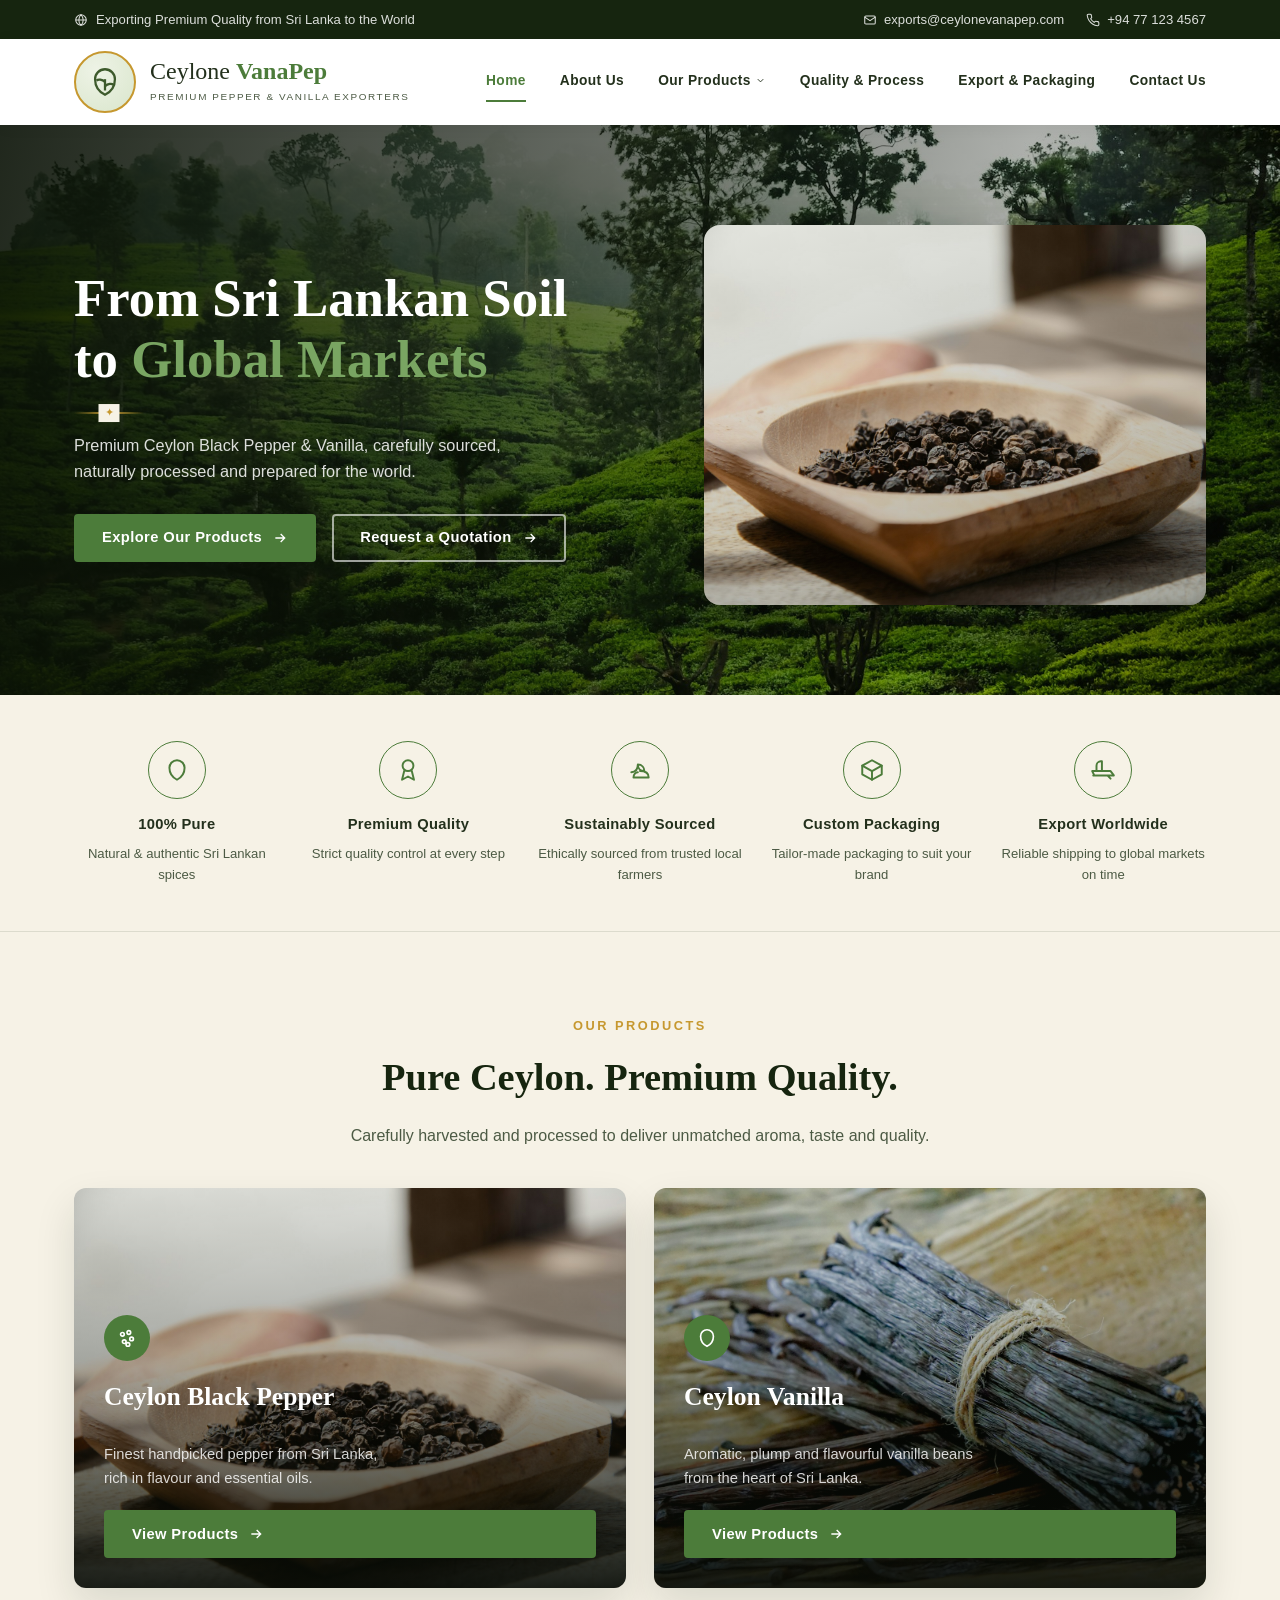
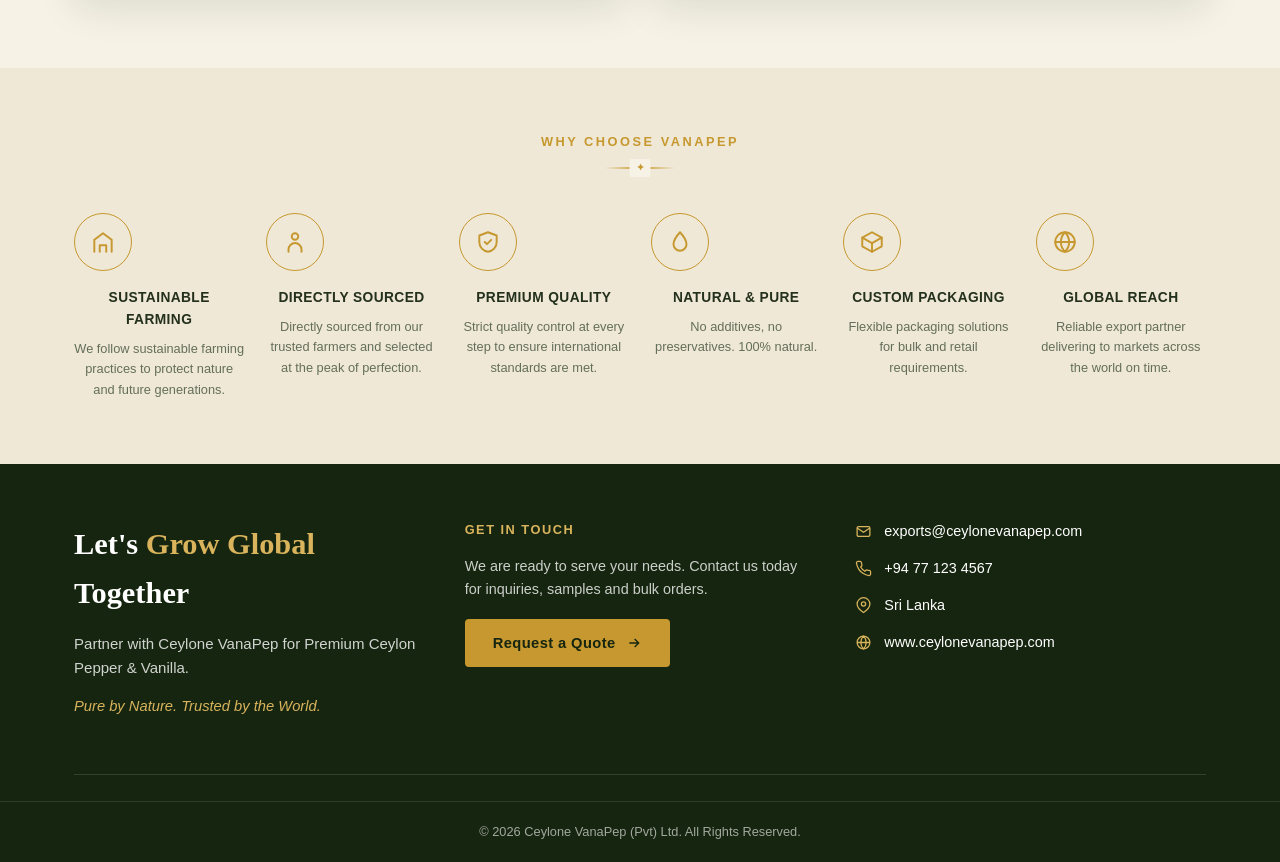
<file: index.html>
<!DOCTYPE html>
<html lang="en">
<head>
<meta charset="UTF-8" />
<meta name="viewport" content="width=device-width, initial-scale=1.0" />
<title>Ceylone VanaPep | Premium Ceylon Pepper &amp; Vanilla Exporters</title>
<meta name="description" content="Ceylone VanaPep exports premium Ceylon Black Pepper and Vanilla from Sri Lanka to global markets. Sustainably sourced, quality assured." />
<link rel="stylesheet" href="css/style.css" />
</head>
<body>

<div class="topbar">
  <div class="container">
    <div class="topbar-left">
      <svg viewBox="0 0 24 24" fill="none" stroke="currentColor" stroke-width="1.8"><circle cx="12" cy="12" r="9"/><path d="M3 12h18M12 3c2.5 2.5 3.8 5.6 3.8 9s-1.3 6.5-3.8 9c-2.5-2.5-3.8-5.6-3.8-9s1.3-6.5 3.8-9z"/></svg>
      <span>Exporting Premium Quality from Sri Lanka to the World</span>
    </div>
    <div class="topbar-right">
      <a href="mailto:exports@ceylonevanapep.com">
        <svg viewBox="0 0 24 24" fill="none" stroke="currentColor" stroke-width="1.8"><rect x="3" y="5" width="18" height="14" rx="2"/><path d="m3 7 9 6 9-6"/></svg>
        exports@ceylonevanapep.com
      </a>
      <a href="tel:+94771234567">
        <svg viewBox="0 0 24 24" fill="none" stroke="currentColor" stroke-width="1.8"><path d="M22 16.9v3a2 2 0 0 1-2.2 2 19.8 19.8 0 0 1-8.6-3.1 19.5 19.5 0 0 1-6-6A19.8 19.8 0 0 1 2.1 4.2 2 2 0 0 1 4.1 2h3a2 2 0 0 1 2 1.7c.1.9.3 1.8.6 2.7a2 2 0 0 1-.4 2.1L8 9.9a16 16 0 0 0 6 6l1.4-1.3a2 2 0 0 1 2.1-.4c.9.3 1.8.5 2.7.6a2 2 0 0 1 1.8 2.1z"/></svg>
        +94 77 123 4567
      </a>
    </div>
  </div>
</div>

<header class="site-header">
  <div class="container">
    <a href="index.html" class="brand">
      <div class="brand-mark">
        <svg viewBox="0 0 24 24" fill="none" stroke="#3d5a2c" stroke-width="1.6"><path d="M12 21c-4-2-7-6-7-11a7 7 0 0 1 14 0c0 5-3 9-7 11z"/><path d="M12 10v8"/><path d="M12 12c-2-2-5-2-6-1"/><path d="M12 15c2-2 5-2 6-1"/></svg>
      </div>
      <div>
        <div class="brand-name">Ceylone <span>VanaPep</span></div>
        <div class="brand-tag">Premium Pepper &amp; Vanilla Exporters</div>
      </div>
    </a>
    <nav class="main-nav">
      <ul>
        <li><a href="index.html" class="active">Home</a></li>
        <li><a href="about.html">About Us</a></li>
        <li class="nav-dropdown">
          <a href="products.html">Our Products
            <svg viewBox="0 0 24 24" fill="none" stroke="currentColor" stroke-width="2"><path d="m6 9 6 6 6-6"/></svg>
          </a>
          <div class="dropdown-panel">
            <a href="products.html">Ceylon Black Pepper</a>
            <a href="products.html">Ceylon Vanilla</a>
          </div>
        </li>
        <li><a href="quality.html">Quality &amp; Process</a></li>
        <li><a href="export.html">Export &amp; Packaging</a></li>
        <li><a href="contact.html">Contact Us</a></li>
      </ul>
    </nav>
    <button class="nav-toggle" aria-label="Toggle menu">
      <svg viewBox="0 0 24 24" fill="none" stroke="currentColor" stroke-width="2"><path d="M4 7h16M4 12h16M4 17h16"/></svg>
    </button>
  </div>
  <nav class="mobile-nav">
    <a href="index.html" class="active">Home</a>
    <a href="about.html">About Us</a>
    <a href="products.html">Our Products</a>
    <a href="quality.html">Quality &amp; Process</a>
    <a href="export.html">Export &amp; Packaging</a>
    <a href="contact.html">Contact Us</a>
  </nav>
</header>

<section class="hero">
  <div class="container">
    <div>
      <h1>From Sri Lankan Soil<br />to <span class="accent">Global Markets</span></h1>
      <div class="divider left"></div>
      <p>Premium Ceylon Black Pepper &amp; Vanilla, carefully sourced, naturally processed and prepared for the world.</p>
      <div class="hero-actions">
        <a href="products.html" class="btn btn-green">Explore Our Products
          <svg viewBox="0 0 24 24" fill="none" stroke="currentColor" stroke-width="2"><path d="M5 12h14M13 6l6 6-6 6"/></svg>
        </a>
        <a href="contact.html" class="btn btn-outline-light">Request a Quotation
          <svg viewBox="0 0 24 24" fill="none" stroke="currentColor" stroke-width="2"><path d="M5 12h14M13 6l6 6-6 6"/></svg>
        </a>
      </div>
    </div>
    <div class="hero-visual"></div>
  </div>
</section>

<section class="feature-strip">
  <div class="container">
    <div class="grid">
      <div class="feature-item">
        <div class="icon-circle"><svg viewBox="0 0 24 24" fill="none" stroke-width="1.8" stroke-linecap="round" stroke-linejoin="round"><path d="M12 21c-4-2-7-6-7-11a7 7 0 0 1 14 0c0 5-3 9-7 11z"/></svg></div>
        <h4>100% Pure</h4>
        <p>Natural &amp; authentic Sri Lankan spices</p>
      </div>
      <div class="feature-item">
        <div class="icon-circle"><svg viewBox="0 0 24 24" fill="none" stroke-width="1.8" stroke-linecap="round" stroke-linejoin="round"><circle cx="12" cy="8" r="5"/><path d="m8.5 13-2 8 5.5-3 5.5 3-2-8"/></svg></div>
        <h4>Premium Quality</h4>
        <p>Strict quality control at every step</p>
      </div>
      <div class="feature-item">
        <div class="icon-circle"><svg viewBox="0 0 24 24" fill="none" stroke-width="1.8" stroke-linecap="round" stroke-linejoin="round"><path d="M4 14c4 0 6-3 6-7 4 0 6 3 6 6-4 0-6-3-6-6"/><path d="M12 13c3 0 8 1 8 6H6c0-3 2-5 4-5"/></svg></div>
        <h4>Sustainably Sourced</h4>
        <p>Ethically sourced from trusted local farmers</p>
      </div>
      <div class="feature-item">
        <div class="icon-circle"><svg viewBox="0 0 24 24" fill="none" stroke-width="1.8" stroke-linecap="round" stroke-linejoin="round"><path d="M21 8 12 3 3 8l9 5 9-5z"/><path d="M3 8v8l9 5 9-5V8"/><path d="M12 13v8"/></svg></div>
        <h4>Custom Packaging</h4>
        <p>Tailor-made packaging to suit your brand</p>
      </div>
      <div class="feature-item">
        <div class="icon-circle"><svg viewBox="0 0 24 24" fill="none" stroke-width="1.8" stroke-linecap="round" stroke-linejoin="round"><path d="M3 17h13l3 3M2 13h17l3 4H4z"/><path d="M6 13V8a4 4 0 0 1 4-4h1v9"/></svg></div>
        <h4>Export Worldwide</h4>
        <p>Reliable shipping to global markets on time</p>
      </div>
    </div>
  </div>
</section>

<section class="products-section">
  <div class="container center">
    <span class="eyebrow">Our Products</span>
    <h2 class="section-title">Pure Ceylon. Premium Quality.</h2>
    <p class="section-sub" style="margin-left:auto;margin-right:auto;">Carefully harvested and processed to deliver unmatched aroma, taste and quality.</p>
  </div>
  <div class="container">
    <div class="product-grid">
      <div class="product-card pepper-bg">
        <div class="product-badge"><svg viewBox="0 0 24 24" fill="none" stroke="#fff" stroke-width="1.8"><circle cx="7" cy="8" r="2"/><circle cx="14" cy="6" r="2"/><circle cx="17" cy="13" r="2"/><circle cx="9" cy="16" r="2"/><circle cx="13" cy="19" r="2"/></svg></div>
        <h3>Ceylon Black Pepper</h3>
        <p>Finest handpicked pepper from Sri Lanka, rich in flavour and essential oils.</p>
        <a href="products.html" class="btn btn-green">View Products
          <svg viewBox="0 0 24 24" fill="none" stroke="currentColor" stroke-width="2"><path d="M5 12h14M13 6l6 6-6 6"/></svg>
        </a>
      </div>
      <div class="product-card vanilla-bg">
        <div class="product-badge"><svg viewBox="0 0 24 24" fill="none" stroke="#fff" stroke-width="1.8"><path d="M12 21c-4-2-7-6-7-11a7 7 0 0 1 14 0c0 5-3 9-7 11z"/></svg></div>
        <h3>Ceylon Vanilla</h3>
        <p>Aromatic, plump and flavourful vanilla beans from the heart of Sri Lanka.</p>
        <a href="products.html" class="btn btn-green">View Products
          <svg viewBox="0 0 24 24" fill="none" stroke="currentColor" stroke-width="2"><path d="M5 12h14M13 6l6 6-6 6"/></svg>
        </a>
      </div>
    </div>
  </div>
</section>

<section class="why-section light">
  <div class="container center">
    <span class="eyebrow">Why Choose VanaPep</span>
    <div class="divider"></div>
  </div>
  <div class="container">
    <div class="why-grid">
      <div class="why-item">
        <div class="icon-circle"><svg viewBox="0 0 24 24" fill="none" stroke-width="1.8" stroke-linecap="round" stroke-linejoin="round"><path d="M4 21V10l8-6 8 6v11"/><path d="M9 21v-6h6v6"/></svg></div>
        <h4>Sustainable Farming</h4>
        <p>We follow sustainable farming practices to protect nature and future generations.</p>
      </div>
      <div class="why-item">
        <div class="icon-circle"><svg viewBox="0 0 24 24" fill="none" stroke-width="1.8" stroke-linecap="round" stroke-linejoin="round"><circle cx="12" cy="7" r="3"/><path d="M6 21v-2a6 6 0 0 1 12 0v2"/></svg></div>
        <h4>Directly Sourced</h4>
        <p>Directly sourced from our trusted farmers and selected at the peak of perfection.</p>
      </div>
      <div class="why-item">
        <div class="icon-circle"><svg viewBox="0 0 24 24" fill="none" stroke-width="1.8" stroke-linecap="round" stroke-linejoin="round"><path d="M12 3 4 6v6c0 5 3.5 8.5 8 9 4.5-.5 8-4 8-9V6l-8-3z"/><path d="m9 12 2 2 4-4"/></svg></div>
        <h4>Premium Quality</h4>
        <p>Strict quality control at every step to ensure international standards are met.</p>
      </div>
      <div class="why-item">
        <div class="icon-circle"><svg viewBox="0 0 24 24" fill="none" stroke-width="1.8" stroke-linecap="round" stroke-linejoin="round"><path d="M12 3s6 6.5 6 11a6 6 0 0 1-12 0c0-4.5 6-11 6-11z"/></svg></div>
        <h4>Natural &amp; Pure</h4>
        <p>No additives, no preservatives. 100% natural.</p>
      </div>
      <div class="why-item">
        <div class="icon-circle"><svg viewBox="0 0 24 24" fill="none" stroke-width="1.8" stroke-linecap="round" stroke-linejoin="round"><path d="M21 8 12 3 3 8l9 5 9-5z"/><path d="M3 8v8l9 5 9-5V8"/><path d="M12 13v8"/></svg></div>
        <h4>Custom Packaging</h4>
        <p>Flexible packaging solutions for bulk and retail requirements.</p>
      </div>
      <div class="why-item">
        <div class="icon-circle"><svg viewBox="0 0 24 24" fill="none" stroke-width="1.8" stroke-linecap="round" stroke-linejoin="round"><circle cx="12" cy="12" r="9"/><path d="M3 12h18M12 3c2.5 2.5 3.8 5.6 3.8 9s-1.3 6.5-3.8 9c-2.5-2.5-3.8-5.6-3.8-9s1.3-6.5 3.8-9z"/></svg></div>
        <h4>Global Reach</h4>
        <p>Reliable export partner delivering to markets across the world on time.</p>
      </div>
    </div>
  </div>
</section>

<section class="footer-cta">
  <div class="container">
    <div class="cta-top">
      <div>
        <h2>Let's <span class="accent">Grow Global</span> Together</h2>
        <p class="cta-desc">Partner with Ceylone VanaPep for Premium Ceylon Pepper &amp; Vanilla.</p>
        <p class="tagline">Pure by Nature. Trusted by the World.</p>
      </div>
      <div class="cta-mid">
        <h5>Get in Touch</h5>
        <p>We are ready to serve your needs. Contact us today for inquiries, samples and bulk orders.</p>
        <a href="contact.html" class="btn btn-gold">Request a Quote
          <svg viewBox="0 0 24 24" fill="none" stroke="currentColor" stroke-width="2"><path d="M5 12h14M13 6l6 6-6 6"/></svg>
        </a>
      </div>
      <div>
        <ul class="cta-contact-list">
          <li><svg viewBox="0 0 24 24" fill="none" stroke="currentColor" stroke-width="1.8"><rect x="3" y="5" width="18" height="14" rx="2"/><path d="m3 7 9 6 9-6"/></svg> exports@ceylonevanapep.com</li>
          <li><svg viewBox="0 0 24 24" fill="none" stroke="currentColor" stroke-width="1.8"><path d="M22 16.9v3a2 2 0 0 1-2.2 2 19.8 19.8 0 0 1-8.6-3.1 19.5 19.5 0 0 1-6-6A19.8 19.8 0 0 1 2.1 4.2 2 2 0 0 1 4.1 2h3a2 2 0 0 1 2 1.7c.1.9.3 1.8.6 2.7a2 2 0 0 1-.4 2.1L8 9.9a16 16 0 0 0 6 6l1.4-1.3a2 2 0 0 1 2.1-.4c.9.3 1.8.5 2.7.6a2 2 0 0 1 1.8 2.1z"/></svg> +94 77 123 4567</li>
          <li><svg viewBox="0 0 24 24" fill="none" stroke="currentColor" stroke-width="1.8"><path d="M21 10c0 6-9 12-9 12s-9-6-9-12a9 9 0 0 1 18 0z"/><circle cx="12" cy="10" r="3"/></svg> Sri Lanka</li>
          <li><svg viewBox="0 0 24 24" fill="none" stroke="currentColor" stroke-width="1.8"><circle cx="12" cy="12" r="9"/><path d="M3 12h18M12 3c2.5 2.5 3.8 5.6 3.8 9s-1.3 6.5-3.8 9c-2.5-2.5-3.8-5.6-3.8-9s1.3-6.5 3.8-9z"/></svg> www.ceylonevanapep.com</li>
        </ul>
      </div>
    </div>
  </div>
  <div class="footer-bottom">&copy; 2026 Ceylone VanaPep (Pvt) Ltd. All Rights Reserved.</div>
</section>

<script src="js/main.js"></script>
</body>
</html>
</file>
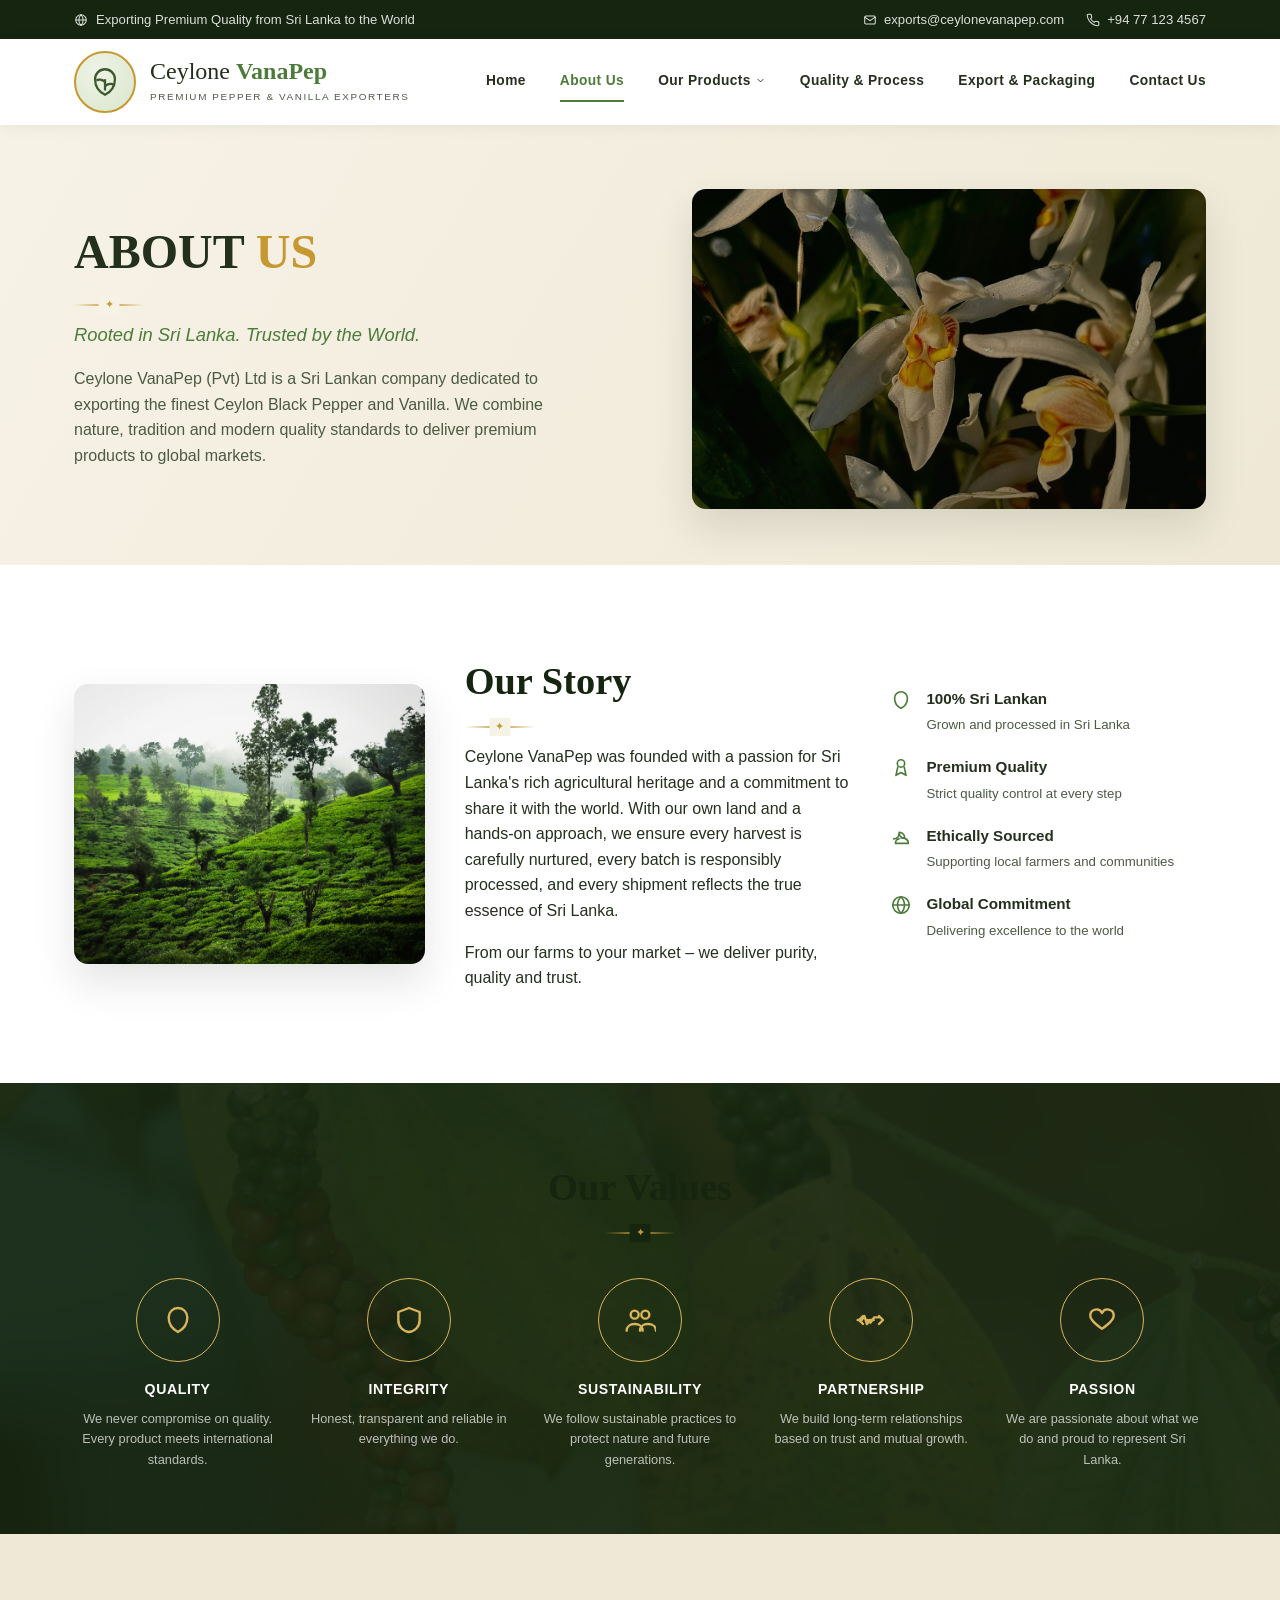
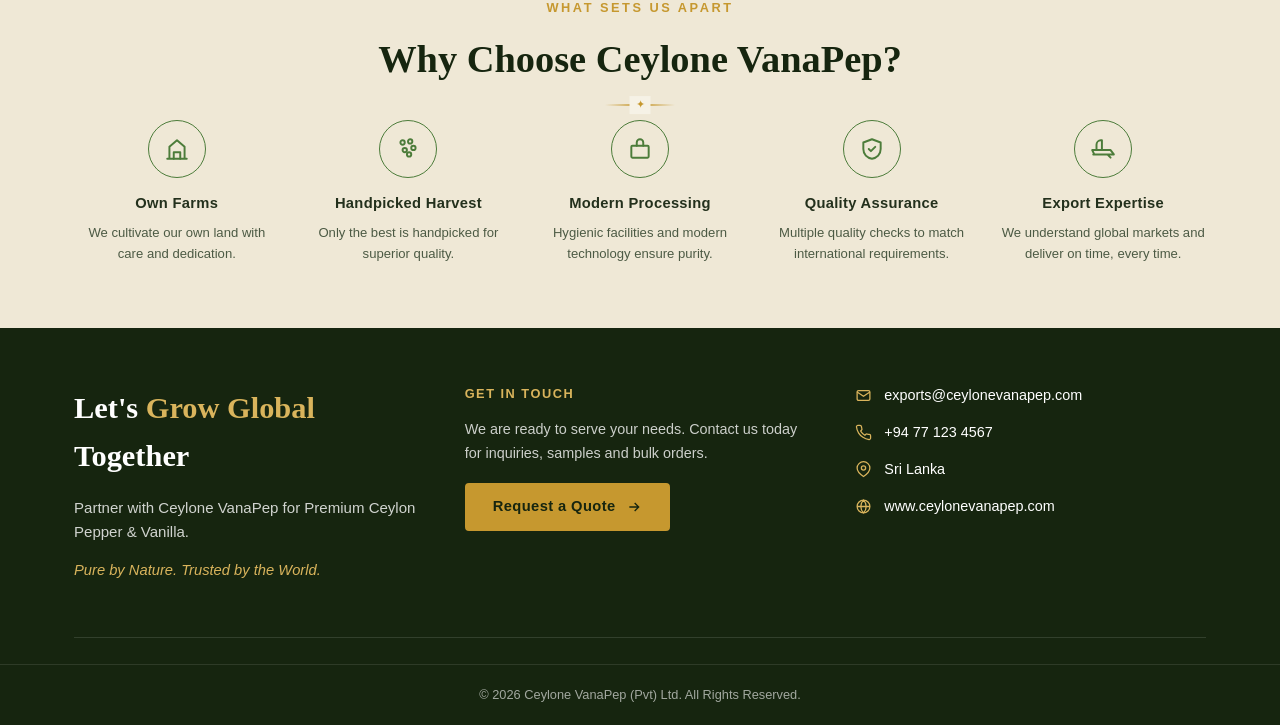
<file: about.html>
<!DOCTYPE html>
<html lang="en">
<head>
<meta charset="UTF-8" />
<meta name="viewport" content="width=device-width, initial-scale=1.0" />
<title>About Us | Ceylone VanaPep</title>
<meta name="description" content="Rooted in Sri Lanka, trusted by the world. Learn about Ceylone VanaPep's story, values and commitment to quality." />
<link rel="stylesheet" href="css/style.css" />
</head>
<body>

<div class="topbar">
  <div class="container">
    <div class="topbar-left">
      <svg viewBox="0 0 24 24" fill="none" stroke="currentColor" stroke-width="1.8"><circle cx="12" cy="12" r="9"/><path d="M3 12h18M12 3c2.5 2.5 3.8 5.6 3.8 9s-1.3 6.5-3.8 9c-2.5-2.5-3.8-5.6-3.8-9s1.3-6.5 3.8-9z"/></svg>
      <span>Exporting Premium Quality from Sri Lanka to the World</span>
    </div>
    <div class="topbar-right">
      <a href="mailto:exports@ceylonevanapep.com">
        <svg viewBox="0 0 24 24" fill="none" stroke="currentColor" stroke-width="1.8"><rect x="3" y="5" width="18" height="14" rx="2"/><path d="m3 7 9 6 9-6"/></svg>
        exports@ceylonevanapep.com
      </a>
      <a href="tel:+94771234567">
        <svg viewBox="0 0 24 24" fill="none" stroke="currentColor" stroke-width="1.8"><path d="M22 16.9v3a2 2 0 0 1-2.2 2 19.8 19.8 0 0 1-8.6-3.1 19.5 19.5 0 0 1-6-6A19.8 19.8 0 0 1 2.1 4.2 2 2 0 0 1 4.1 2h3a2 2 0 0 1 2 1.7c.1.9.3 1.8.6 2.7a2 2 0 0 1-.4 2.1L8 9.9a16 16 0 0 0 6 6l1.4-1.3a2 2 0 0 1 2.1-.4c.9.3 1.8.5 2.7.6a2 2 0 0 1 1.8 2.1z"/></svg>
        +94 77 123 4567
      </a>
    </div>
  </div>
</div>

<header class="site-header">
  <div class="container">
    <a href="index.html" class="brand">
      <div class="brand-mark">
        <svg viewBox="0 0 24 24" fill="none" stroke="#3d5a2c" stroke-width="1.6"><path d="M12 21c-4-2-7-6-7-11a7 7 0 0 1 14 0c0 5-3 9-7 11z"/><path d="M12 10v8"/><path d="M12 12c-2-2-5-2-6-1"/><path d="M12 15c2-2 5-2 6-1"/></svg>
      </div>
      <div>
        <div class="brand-name">Ceylone <span>VanaPep</span></div>
        <div class="brand-tag">Premium Pepper &amp; Vanilla Exporters</div>
      </div>
    </a>
    <nav class="main-nav">
      <ul>
        <li><a href="index.html">Home</a></li>
        <li><a href="about.html" class="active">About Us</a></li>
        <li class="nav-dropdown">
          <a href="products.html">Our Products
            <svg viewBox="0 0 24 24" fill="none" stroke="currentColor" stroke-width="2"><path d="m6 9 6 6 6-6"/></svg>
          </a>
          <div class="dropdown-panel">
            <a href="products.html">Ceylon Black Pepper</a>
            <a href="products.html">Ceylon Vanilla</a>
          </div>
        </li>
        <li><a href="quality.html">Quality &amp; Process</a></li>
        <li><a href="export.html">Export &amp; Packaging</a></li>
        <li><a href="contact.html">Contact Us</a></li>
      </ul>
    </nav>
    <button class="nav-toggle" aria-label="Toggle menu">
      <svg viewBox="0 0 24 24" fill="none" stroke="currentColor" stroke-width="2"><path d="M4 7h16M4 12h16M4 17h16"/></svg>
    </button>
  </div>
  <nav class="mobile-nav">
    <a href="index.html">Home</a>
    <a href="about.html" class="active">About Us</a>
    <a href="products.html">Our Products</a>
    <a href="quality.html">Quality &amp; Process</a>
    <a href="export.html">Export &amp; Packaging</a>
    <a href="contact.html">Contact Us</a>
  </nav>
</header>

<section class="page-hero">
  <div class="container">
    <div>
      <h1>ABOUT <span>US</span></h1>
      <div class="divider left"></div>
      <p class="italic-sub">Rooted in Sri Lanka. Trusted by the World.</p>
      <p>Ceylone VanaPep (Pvt) Ltd is a Sri Lankan company dedicated to exporting the finest Ceylon Black Pepper and Vanilla. We combine nature, tradition and modern quality standards to deliver premium products to global markets.</p>
    </div>
    <div class="page-hero-media leaf-panel"></div>
  </div>
</section>

<section class="content-section white">
  <div class="container two-col">
    <div class="page-hero-media leaf-panel light" style="min-height:280px;"></div>
    <div>
      <h2 class="section-title">Our Story</h2>
      <div class="divider left"></div>
      <p>Ceylone VanaPep was founded with a passion for Sri Lanka's rich agricultural heritage and a commitment to share it with the world. With our own land and a hands-on approach, we ensure every harvest is carefully nurtured, every batch is responsibly processed, and every shipment reflects the true essence of Sri Lanka.</p>
      <p>From our farms to your market &ndash; we deliver purity, quality and trust.</p>
    </div>
    <ul class="check-list">
      <li>
        <svg viewBox="0 0 24 24" fill="none" stroke-width="1.8" stroke-linecap="round" stroke-linejoin="round"><path d="M12 21c-4-2-7-6-7-11a7 7 0 0 1 14 0c0 5-3 9-7 11z"/></svg>
        <div><h5>100% Sri Lankan</h5><p>Grown and processed in Sri Lanka</p></div>
      </li>
      <li>
        <svg viewBox="0 0 24 24" fill="none" stroke-width="1.8" stroke-linecap="round" stroke-linejoin="round"><circle cx="12" cy="7" r="4"/><path d="m8.5 11-2 9 5.5-3 5.5 3-2-9"/></svg>
        <div><h5>Premium Quality</h5><p>Strict quality control at every step</p></div>
      </li>
      <li>
        <svg viewBox="0 0 24 24" fill="none" stroke-width="1.8" stroke-linecap="round" stroke-linejoin="round"><path d="M4 14c4 0 6-3 6-7 4 0 6 3 6 6-4 0-6-3-6-6"/><path d="M12 13c3 0 8 1 8 6H6c0-3 2-5 4-5"/></svg>
        <div><h5>Ethically Sourced</h5><p>Supporting local farmers and communities</p></div>
      </li>
      <li>
        <svg viewBox="0 0 24 24" fill="none" stroke-width="1.8" stroke-linecap="round" stroke-linejoin="round"><circle cx="12" cy="12" r="9"/><path d="M3 12h18M12 3c2.5 2.5 3.8 5.6 3.8 9s-1.3 6.5-3.8 9c-2.5-2.5-3.8-5.6-3.8-9s1.3-6.5 3.8-9z"/></svg>
        <div><h5>Global Commitment</h5><p>Delivering excellence to the world</p></div>
      </li>
    </ul>
  </div>
</section>

<section class="values-band">
  <div class="container center">
    <h2 class="section-title on-dark">Our Values</h2>
    <div class="divider on-dark"></div>
  </div>
  <div class="container">
    <div class="values-grid">
      <div class="value-item">
        <div class="value-ring"><svg viewBox="0 0 24 24" fill="none" stroke-width="1.8" stroke-linecap="round" stroke-linejoin="round"><path d="M12 21c-4-2-7-6-7-11a7 7 0 0 1 14 0c0 5-3 9-7 11z"/></svg></div>
        <h4>QUALITY</h4>
        <p>We never compromise on quality. Every product meets international standards.</p>
      </div>
      <div class="value-item">
        <div class="value-ring"><svg viewBox="0 0 24 24" fill="none" stroke-width="1.8" stroke-linecap="round" stroke-linejoin="round"><path d="M12 3 4 6v6c0 5 3.5 8.5 8 9 4.5-.5 8-4 8-9V6l-8-3z"/></svg></div>
        <h4>INTEGRITY</h4>
        <p>Honest, transparent and reliable in everything we do.</p>
      </div>
      <div class="value-item">
        <div class="value-ring"><svg viewBox="0 0 24 24" fill="none" stroke-width="1.8" stroke-linecap="round" stroke-linejoin="round"><circle cx="8" cy="8" r="3"/><circle cx="16" cy="8" r="3"/><path d="M2 20c0-3 2.5-5 6-5s6 2 6 5M12 20c0-3 2.5-5 6-5s6 2 6 5"/></svg></div>
        <h4>SUSTAINABILITY</h4>
        <p>We follow sustainable practices to protect nature and future generations.</p>
      </div>
      <div class="value-item">
        <div class="value-ring"><svg viewBox="0 0 24 24" fill="none" stroke-width="1.8" stroke-linecap="round" stroke-linejoin="round"><path d="M8 12h1.5l2 2 3-4H18M2 12h3l2-3 2 6 2-3h3"/><path d="M6 9 3 12l3 3M18 9l3 3-3 3"/></svg></div>
        <h4>PARTNERSHIP</h4>
        <p>We build long-term relationships based on trust and mutual growth.</p>
      </div>
      <div class="value-item">
        <div class="value-ring"><svg viewBox="0 0 24 24" fill="none" stroke-width="1.8" stroke-linecap="round" stroke-linejoin="round"><path d="M20.8 8.6c0 4.4-8.8 9.9-8.8 9.9s-8.8-5.5-8.8-9.9a4.6 4.6 0 0 1 8.8-1.8 4.6 4.6 0 0 1 8.8 1.8z"/></svg></div>
        <h4>PASSION</h4>
        <p>We are passionate about what we do and proud to represent Sri Lanka.</p>
      </div>
    </div>
  </div>
</section>

<section class="why-section light">
  <div class="container center">
    <span class="eyebrow">What Sets Us Apart</span>
    <h2 class="section-title">Why Choose Ceylone VanaPep?</h2>
    <div class="divider"></div>
  </div>
  <div class="container">
    <div class="icon-row" style="grid-template-columns:repeat(5,1fr);">
      <div class="feature-item">
        <div class="icon-circle"><svg viewBox="0 0 24 24" fill="none" stroke-width="1.8" stroke-linecap="round" stroke-linejoin="round"><path d="M3 21h18M5 21V10l7-6 7 6v11"/><path d="M9 21v-6h6v6"/></svg></div>
        <h4>Own Farms</h4>
        <p>We cultivate our own land with care and dedication.</p>
      </div>
      <div class="feature-item">
        <div class="icon-circle"><svg viewBox="0 0 24 24" fill="none" stroke-width="1.8" stroke-linecap="round" stroke-linejoin="round"><circle cx="7" cy="6" r="2"/><circle cx="14" cy="5" r="2"/><circle cx="17" cy="11" r="2"/><circle cx="9" cy="13" r="2"/><circle cx="13" cy="17" r="2"/></svg></div>
        <h4>Handpicked Harvest</h4>
        <p>Only the best is handpicked for superior quality.</p>
      </div>
      <div class="feature-item">
        <div class="icon-circle"><svg viewBox="0 0 24 24" fill="none" stroke-width="1.8" stroke-linecap="round" stroke-linejoin="round"><rect x="4" y="9" width="16" height="11" rx="1"/><path d="M9 9V6a3 3 0 0 1 6 0v3"/></svg></div>
        <h4>Modern Processing</h4>
        <p>Hygienic facilities and modern technology ensure purity.</p>
      </div>
      <div class="feature-item">
        <div class="icon-circle"><svg viewBox="0 0 24 24" fill="none" stroke-width="1.8" stroke-linecap="round" stroke-linejoin="round"><path d="M12 3 4 6v6c0 5 3.5 8.5 8 9 4.5-.5 8-4 8-9V6l-8-3z"/><path d="m9 12 2 2 4-4"/></svg></div>
        <h4>Quality Assurance</h4>
        <p>Multiple quality checks to match international requirements.</p>
      </div>
      <div class="feature-item">
        <div class="icon-circle"><svg viewBox="0 0 24 24" fill="none" stroke-width="1.8" stroke-linecap="round" stroke-linejoin="round"><path d="M3 17h13l3 3M2 13h17l3 4H4z"/><path d="M6 13V8a4 4 0 0 1 4-4h1v9"/></svg></div>
        <h4>Export Expertise</h4>
        <p>We understand global markets and deliver on time, every time.</p>
      </div>
    </div>
  </div>
</section>

<section class="footer-cta">
  <div class="container">
    <div class="cta-top">
      <div>
        <h2>Let's <span class="accent">Grow Global</span> Together</h2>
        <p class="cta-desc">Partner with Ceylone VanaPep for Premium Ceylon Pepper &amp; Vanilla.</p>
        <p class="tagline">Pure by Nature. Trusted by the World.</p>
      </div>
      <div class="cta-mid">
        <h5>Get in Touch</h5>
        <p>We are ready to serve your needs. Contact us today for inquiries, samples and bulk orders.</p>
        <a href="contact.html" class="btn btn-gold">Request a Quote
          <svg viewBox="0 0 24 24" fill="none" stroke="currentColor" stroke-width="2"><path d="M5 12h14M13 6l6 6-6 6"/></svg>
        </a>
      </div>
      <div>
        <ul class="cta-contact-list">
          <li><svg viewBox="0 0 24 24" fill="none" stroke="currentColor" stroke-width="1.8"><rect x="3" y="5" width="18" height="14" rx="2"/><path d="m3 7 9 6 9-6"/></svg> exports@ceylonevanapep.com</li>
          <li><svg viewBox="0 0 24 24" fill="none" stroke="currentColor" stroke-width="1.8"><path d="M22 16.9v3a2 2 0 0 1-2.2 2 19.8 19.8 0 0 1-8.6-3.1 19.5 19.5 0 0 1-6-6A19.8 19.8 0 0 1 2.1 4.2 2 2 0 0 1 4.1 2h3a2 2 0 0 1 2 1.7c.1.9.3 1.8.6 2.7a2 2 0 0 1-.4 2.1L8 9.9a16 16 0 0 0 6 6l1.4-1.3a2 2 0 0 1 2.1-.4c.9.3 1.8.5 2.7.6a2 2 0 0 1 1.8 2.1z"/></svg> +94 77 123 4567</li>
          <li><svg viewBox="0 0 24 24" fill="none" stroke="currentColor" stroke-width="1.8"><path d="M21 10c0 6-9 12-9 12s-9-6-9-12a9 9 0 0 1 18 0z"/><circle cx="12" cy="10" r="3"/></svg> Sri Lanka</li>
          <li><svg viewBox="0 0 24 24" fill="none" stroke="currentColor" stroke-width="1.8"><circle cx="12" cy="12" r="9"/><path d="M3 12h18M12 3c2.5 2.5 3.8 5.6 3.8 9s-1.3 6.5-3.8 9c-2.5-2.5-3.8-5.6-3.8-9s1.3-6.5 3.8-9z"/></svg> www.ceylonevanapep.com</li>
        </ul>
      </div>
    </div>
  </div>
  <div class="footer-bottom">&copy; 2026 Ceylone VanaPep (Pvt) Ltd. All Rights Reserved.</div>
</section>

<script src="js/main.js"></script>
</body>
</html>
</file>
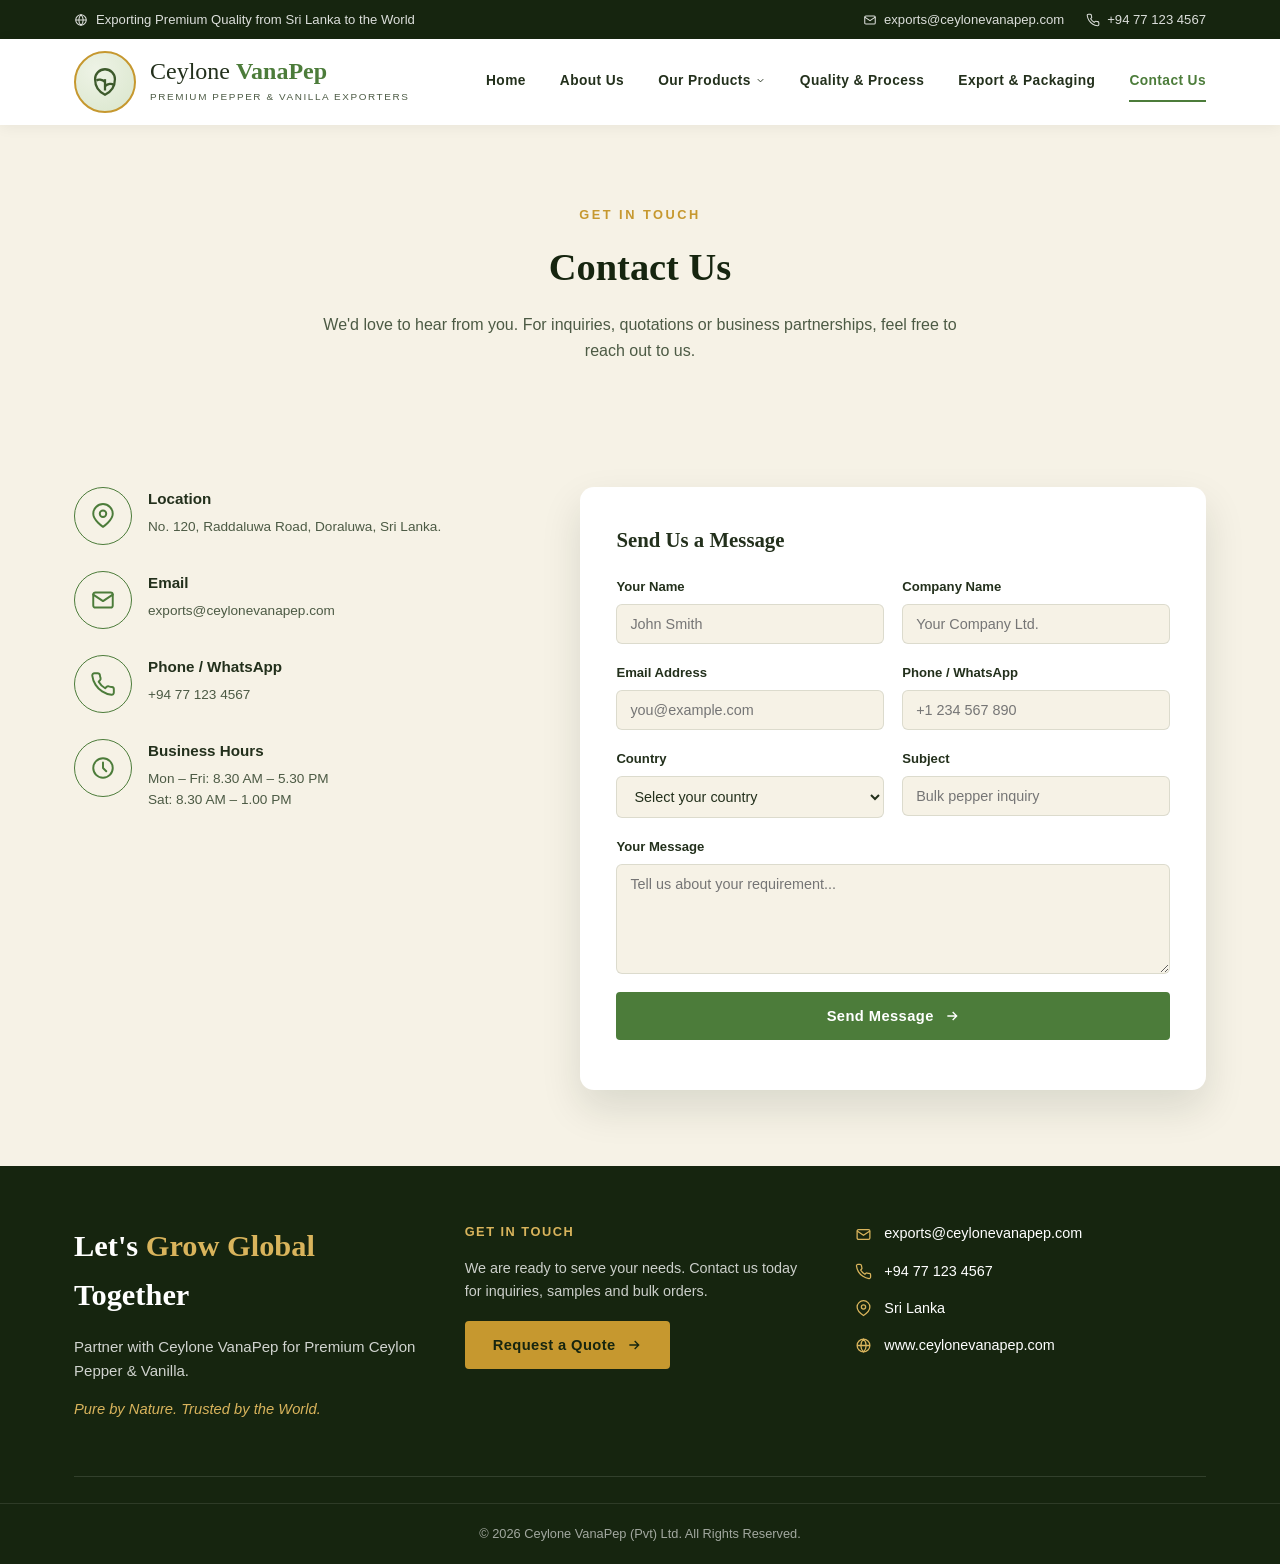
<file: contact.html>
<!DOCTYPE html>
<html lang="en">
<head>
<meta charset="UTF-8" />
<meta name="viewport" content="width=device-width, initial-scale=1.0" />
<title>Contact Us | Ceylone VanaPep</title>
<meta name="description" content="Get in touch with Ceylone VanaPep for inquiries, quotations, samples and bulk orders of Ceylon Black Pepper and Vanilla." />
<link rel="stylesheet" href="css/style.css" />
</head>
<body>

<div class="topbar">
  <div class="container">
    <div class="topbar-left">
      <svg viewBox="0 0 24 24" fill="none" stroke="currentColor" stroke-width="1.8"><circle cx="12" cy="12" r="9"/><path d="M3 12h18M12 3c2.5 2.5 3.8 5.6 3.8 9s-1.3 6.5-3.8 9c-2.5-2.5-3.8-5.6-3.8-9s1.3-6.5 3.8-9z"/></svg>
      <span>Exporting Premium Quality from Sri Lanka to the World</span>
    </div>
    <div class="topbar-right">
      <a href="mailto:exports@ceylonevanapep.com">
        <svg viewBox="0 0 24 24" fill="none" stroke="currentColor" stroke-width="1.8"><rect x="3" y="5" width="18" height="14" rx="2"/><path d="m3 7 9 6 9-6"/></svg>
        exports@ceylonevanapep.com
      </a>
      <a href="tel:+94771234567">
        <svg viewBox="0 0 24 24" fill="none" stroke="currentColor" stroke-width="1.8"><path d="M22 16.9v3a2 2 0 0 1-2.2 2 19.8 19.8 0 0 1-8.6-3.1 19.5 19.5 0 0 1-6-6A19.8 19.8 0 0 1 2.1 4.2 2 2 0 0 1 4.1 2h3a2 2 0 0 1 2 1.7c.1.9.3 1.8.6 2.7a2 2 0 0 1-.4 2.1L8 9.9a16 16 0 0 0 6 6l1.4-1.3a2 2 0 0 1 2.1-.4c.9.3 1.8.5 2.7.6a2 2 0 0 1 1.8 2.1z"/></svg>
        +94 77 123 4567
      </a>
    </div>
  </div>
</div>

<header class="site-header">
  <div class="container">
    <a href="index.html" class="brand">
      <div class="brand-mark">
        <svg viewBox="0 0 24 24" fill="none" stroke="#3d5a2c" stroke-width="1.6"><path d="M12 21c-4-2-7-6-7-11a7 7 0 0 1 14 0c0 5-3 9-7 11z"/><path d="M12 10v8"/><path d="M12 12c-2-2-5-2-6-1"/><path d="M12 15c2-2 5-2 6-1"/></svg>
      </div>
      <div>
        <div class="brand-name">Ceylone <span>VanaPep</span></div>
        <div class="brand-tag">Premium Pepper &amp; Vanilla Exporters</div>
      </div>
    </a>
    <nav class="main-nav">
      <ul>
        <li><a href="index.html">Home</a></li>
        <li><a href="about.html">About Us</a></li>
        <li class="nav-dropdown">
          <a href="products.html">Our Products
            <svg viewBox="0 0 24 24" fill="none" stroke="currentColor" stroke-width="2"><path d="m6 9 6 6 6-6"/></svg>
          </a>
          <div class="dropdown-panel">
            <a href="products.html">Ceylon Black Pepper</a>
            <a href="products.html">Ceylon Vanilla</a>
          </div>
        </li>
        <li><a href="quality.html">Quality &amp; Process</a></li>
        <li><a href="export.html">Export &amp; Packaging</a></li>
        <li><a href="contact.html" class="active">Contact Us</a></li>
      </ul>
    </nav>
    <button class="nav-toggle" aria-label="Toggle menu">
      <svg viewBox="0 0 24 24" fill="none" stroke="currentColor" stroke-width="2"><path d="M4 7h16M4 12h16M4 17h16"/></svg>
    </button>
  </div>
  <nav class="mobile-nav">
    <a href="index.html">Home</a>
    <a href="about.html">About Us</a>
    <a href="products.html">Our Products</a>
    <a href="quality.html">Quality &amp; Process</a>
    <a href="export.html">Export &amp; Packaging</a>
    <a href="contact.html" class="active">Contact Us</a>
  </nav>
</header>

<section class="content-section cream" style="padding-bottom:0;">
  <div class="container center">
    <span class="eyebrow" style="justify-content:center;">Get In Touch</span>
    <h2 class="section-title">Contact Us</h2>
    <p class="section-sub" style="margin-left:auto;margin-right:auto;">We'd love to hear from you. For inquiries, quotations or business partnerships, feel free to reach out to us.</p>
  </div>
</section>

<section class="content-section cream">
  <div class="container">
    <div class="contact-grid">
      <div>
        <ul class="contact-info-list">
          <li>
            <div class="icon-circle"><svg viewBox="0 0 24 24" fill="none" stroke-width="1.8" stroke-linecap="round" stroke-linejoin="round"><path d="M21 10c0 6-9 12-9 12s-9-6-9-12a9 9 0 0 1 18 0z"/><circle cx="12" cy="10" r="3"/></svg></div>
            <div>
              <h5>Location</h5>
              <p>No. 120, Raddaluwa Road, Doraluwa, Sri Lanka.</p>
            </div>
          </li>
          <li>
            <div class="icon-circle"><svg viewBox="0 0 24 24" fill="none" stroke-width="1.8" stroke-linecap="round" stroke-linejoin="round"><rect x="3" y="5" width="18" height="14" rx="2"/><path d="m3 7 9 6 9-6"/></svg></div>
            <div>
              <h5>Email</h5>
              <p>exports@ceylonevanapep.com</p>
            </div>
          </li>
          <li>
            <div class="icon-circle"><svg viewBox="0 0 24 24" fill="none" stroke-width="1.8" stroke-linecap="round" stroke-linejoin="round"><path d="M22 16.9v3a2 2 0 0 1-2.2 2 19.8 19.8 0 0 1-8.6-3.1 19.5 19.5 0 0 1-6-6A19.8 19.8 0 0 1 2.1 4.2 2 2 0 0 1 4.1 2h3a2 2 0 0 1 2 1.7c.1.9.3 1.8.6 2.7a2 2 0 0 1-.4 2.1L8 9.9a16 16 0 0 0 6 6l1.4-1.3a2 2 0 0 1 2.1-.4c.9.3 1.8.5 2.7.6a2 2 0 0 1 1.8 2.1z"/></svg></div>
            <div>
              <h5>Phone / WhatsApp</h5>
              <p>+94 77 123 4567</p>
            </div>
          </li>
          <li>
            <div class="icon-circle"><svg viewBox="0 0 24 24" fill="none" stroke-width="1.8" stroke-linecap="round" stroke-linejoin="round"><circle cx="12" cy="12" r="9"/><path d="M12 7v5l3 3"/></svg></div>
            <div>
              <h5>Business Hours</h5>
              <p>Mon &ndash; Fri: 8.30 AM &ndash; 5.30 PM<br />Sat: 8.30 AM &ndash; 1.00 PM</p>
            </div>
          </li>
        </ul>
      </div>

      <div class="contact-form-card">
        <h3>Send Us a Message</h3>
        <form id="contact-form">
          <div class="form-row">
            <div class="form-field">
              <label for="name">Your Name</label>
              <input type="text" id="name" name="name" placeholder="John Smith" required />
            </div>
            <div class="form-field">
              <label for="company">Company Name</label>
              <input type="text" id="company" name="company" placeholder="Your Company Ltd." />
            </div>
          </div>
          <div class="form-row">
            <div class="form-field">
              <label for="email">Email Address</label>
              <input type="email" id="email" name="email" placeholder="you@example.com" required />
            </div>
            <div class="form-field">
              <label for="phone">Phone / WhatsApp</label>
              <input type="tel" id="phone" name="phone" placeholder="+1 234 567 890" />
            </div>
          </div>
          <div class="form-row">
            <div class="form-field">
              <label for="country">Country</label>
              <select id="country" name="country">
                <option value="">Select your country</option>
                <option>United States</option>
                <option>United Kingdom</option>
                <option>Germany</option>
                <option>United Arab Emirates</option>
                <option>India</option>
                <option>Japan</option>
                <option>Australia</option>
                <option>Other</option>
              </select>
            </div>
            <div class="form-field">
              <label for="subject">Subject</label>
              <input type="text" id="subject" name="subject" placeholder="Bulk pepper inquiry" />
            </div>
          </div>
          <div class="form-row">
            <div class="form-field full">
              <label for="message">Your Message</label>
              <textarea id="message" name="message" placeholder="Tell us about your requirement..." required></textarea>
            </div>
          </div>
          <button type="submit" class="btn btn-green btn-block">Send Message
            <svg viewBox="0 0 24 24" fill="none" stroke="currentColor" stroke-width="2"><path d="M5 12h14M13 6l6 6-6 6"/></svg>
          </button>
          <p class="form-status"></p>
        </form>
      </div>
    </div>
  </div>
</section>

<section class="footer-cta">
  <div class="container">
    <div class="cta-top">
      <div>
        <h2>Let's <span class="accent">Grow Global</span> Together</h2>
        <p class="cta-desc">Partner with Ceylone VanaPep for Premium Ceylon Pepper &amp; Vanilla.</p>
        <p class="tagline">Pure by Nature. Trusted by the World.</p>
      </div>
      <div class="cta-mid">
        <h5>Get in Touch</h5>
        <p>We are ready to serve your needs. Contact us today for inquiries, samples and bulk orders.</p>
        <a href="mailto:exports@ceylonevanapep.com" class="btn btn-gold">Request a Quote
          <svg viewBox="0 0 24 24" fill="none" stroke="currentColor" stroke-width="2"><path d="M5 12h14M13 6l6 6-6 6"/></svg>
        </a>
      </div>
      <div>
        <ul class="cta-contact-list">
          <li><svg viewBox="0 0 24 24" fill="none" stroke="currentColor" stroke-width="1.8"><rect x="3" y="5" width="18" height="14" rx="2"/><path d="m3 7 9 6 9-6"/></svg> exports@ceylonevanapep.com</li>
          <li><svg viewBox="0 0 24 24" fill="none" stroke="currentColor" stroke-width="1.8"><path d="M22 16.9v3a2 2 0 0 1-2.2 2 19.8 19.8 0 0 1-8.6-3.1 19.5 19.5 0 0 1-6-6A19.8 19.8 0 0 1 2.1 4.2 2 2 0 0 1 4.1 2h3a2 2 0 0 1 2 1.7c.1.9.3 1.8.6 2.7a2 2 0 0 1-.4 2.1L8 9.9a16 16 0 0 0 6 6l1.4-1.3a2 2 0 0 1 2.1-.4c.9.3 1.8.5 2.7.6a2 2 0 0 1 1.8 2.1z"/></svg> +94 77 123 4567</li>
          <li><svg viewBox="0 0 24 24" fill="none" stroke="currentColor" stroke-width="1.8"><path d="M21 10c0 6-9 12-9 12s-9-6-9-12a9 9 0 0 1 18 0z"/><circle cx="12" cy="10" r="3"/></svg> Sri Lanka</li>
          <li><svg viewBox="0 0 24 24" fill="none" stroke="currentColor" stroke-width="1.8"><circle cx="12" cy="12" r="9"/><path d="M3 12h18M12 3c2.5 2.5 3.8 5.6 3.8 9s-1.3 6.5-3.8 9c-2.5-2.5-3.8-5.6-3.8-9s1.3-6.5 3.8-9z"/></svg> www.ceylonevanapep.com</li>
        </ul>
      </div>
    </div>
  </div>
  <div class="footer-bottom">&copy; 2026 Ceylone VanaPep (Pvt) Ltd. All Rights Reserved.</div>
</section>

<script src="js/main.js"></script>
</body>
</html>
</file>
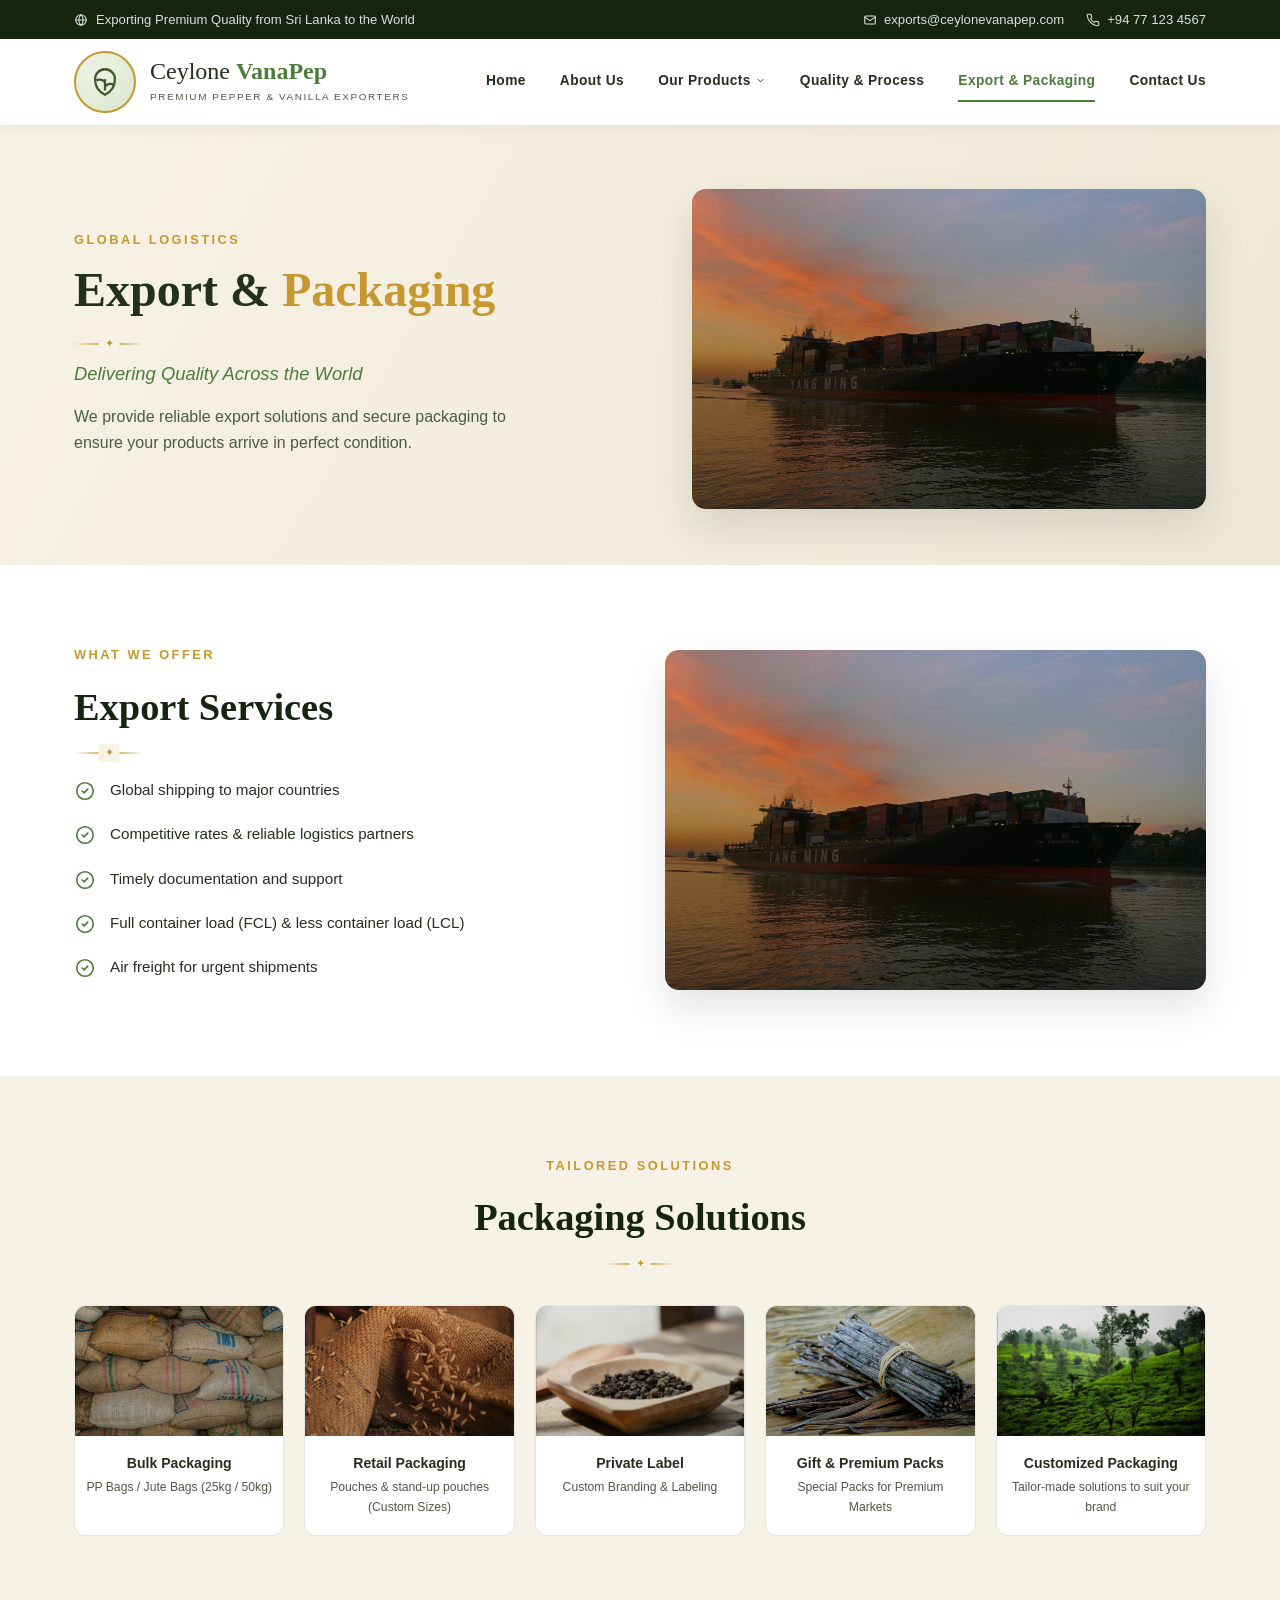
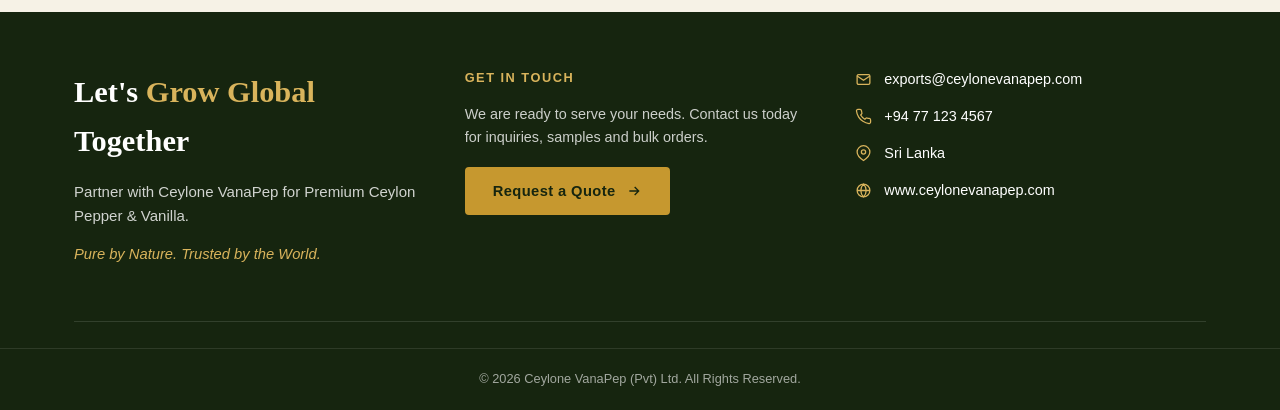
<file: export.html>
<!DOCTYPE html>
<html lang="en">
<head>
<meta charset="UTF-8" />
<meta name="viewport" content="width=device-width, initial-scale=1.0" />
<title>Export &amp; Packaging | Ceylone VanaPep</title>
<meta name="description" content="Reliable export services and flexible packaging solutions from Ceylone VanaPep, delivering quality across the world." />
<link rel="stylesheet" href="css/style.css" />
</head>
<body>

<div class="topbar">
  <div class="container">
    <div class="topbar-left">
      <svg viewBox="0 0 24 24" fill="none" stroke="currentColor" stroke-width="1.8"><circle cx="12" cy="12" r="9"/><path d="M3 12h18M12 3c2.5 2.5 3.8 5.6 3.8 9s-1.3 6.5-3.8 9c-2.5-2.5-3.8-5.6-3.8-9s1.3-6.5 3.8-9z"/></svg>
      <span>Exporting Premium Quality from Sri Lanka to the World</span>
    </div>
    <div class="topbar-right">
      <a href="mailto:exports@ceylonevanapep.com">
        <svg viewBox="0 0 24 24" fill="none" stroke="currentColor" stroke-width="1.8"><rect x="3" y="5" width="18" height="14" rx="2"/><path d="m3 7 9 6 9-6"/></svg>
        exports@ceylonevanapep.com
      </a>
      <a href="tel:+94771234567">
        <svg viewBox="0 0 24 24" fill="none" stroke="currentColor" stroke-width="1.8"><path d="M22 16.9v3a2 2 0 0 1-2.2 2 19.8 19.8 0 0 1-8.6-3.1 19.5 19.5 0 0 1-6-6A19.8 19.8 0 0 1 2.1 4.2 2 2 0 0 1 4.1 2h3a2 2 0 0 1 2 1.7c.1.9.3 1.8.6 2.7a2 2 0 0 1-.4 2.1L8 9.9a16 16 0 0 0 6 6l1.4-1.3a2 2 0 0 1 2.1-.4c.9.3 1.8.5 2.7.6a2 2 0 0 1 1.8 2.1z"/></svg>
        +94 77 123 4567
      </a>
    </div>
  </div>
</div>

<header class="site-header">
  <div class="container">
    <a href="index.html" class="brand">
      <div class="brand-mark">
        <svg viewBox="0 0 24 24" fill="none" stroke="#3d5a2c" stroke-width="1.6"><path d="M12 21c-4-2-7-6-7-11a7 7 0 0 1 14 0c0 5-3 9-7 11z"/><path d="M12 10v8"/><path d="M12 12c-2-2-5-2-6-1"/><path d="M12 15c2-2 5-2 6-1"/></svg>
      </div>
      <div>
        <div class="brand-name">Ceylone <span>VanaPep</span></div>
        <div class="brand-tag">Premium Pepper &amp; Vanilla Exporters</div>
      </div>
    </a>
    <nav class="main-nav">
      <ul>
        <li><a href="index.html">Home</a></li>
        <li><a href="about.html">About Us</a></li>
        <li class="nav-dropdown">
          <a href="products.html">Our Products
            <svg viewBox="0 0 24 24" fill="none" stroke="currentColor" stroke-width="2"><path d="m6 9 6 6 6-6"/></svg>
          </a>
          <div class="dropdown-panel">
            <a href="products.html">Ceylon Black Pepper</a>
            <a href="products.html">Ceylon Vanilla</a>
          </div>
        </li>
        <li><a href="quality.html">Quality &amp; Process</a></li>
        <li><a href="export.html" class="active">Export &amp; Packaging</a></li>
        <li><a href="contact.html">Contact Us</a></li>
      </ul>
    </nav>
    <button class="nav-toggle" aria-label="Toggle menu">
      <svg viewBox="0 0 24 24" fill="none" stroke="currentColor" stroke-width="2"><path d="M4 7h16M4 12h16M4 17h16"/></svg>
    </button>
  </div>
  <nav class="mobile-nav">
    <a href="index.html">Home</a>
    <a href="about.html">About Us</a>
    <a href="products.html">Our Products</a>
    <a href="quality.html">Quality &amp; Process</a>
    <a href="export.html" class="active">Export &amp; Packaging</a>
    <a href="contact.html">Contact Us</a>
  </nav>
</header>

<section class="page-hero">
  <div class="container">
    <div>
      <span class="eyebrow">Global Logistics</span>
      <h1>Export &amp; <span>Packaging</span></h1>
      <div class="divider left"></div>
      <p class="italic-sub">Delivering Quality Across the World</p>
      <p>We provide reliable export solutions and secure packaging to ensure your products arrive in perfect condition.</p>
    </div>
    <div class="page-hero-media leaf-panel sunset"></div>
  </div>
</section>

<section class="content-section white">
  <div class="container services-grid">
    <div>
      <span class="eyebrow">What We Offer</span>
      <h2 class="section-title">Export Services</h2>
      <div class="divider left"></div>
      <ul class="check-list" style="margin-top:24px;">
        <li>
          <svg viewBox="0 0 24 24" fill="none" stroke-width="1.8" stroke-linecap="round" stroke-linejoin="round"><path d="m9 12 2 2 4-4"/><circle cx="12" cy="12" r="9"/></svg>
          <div><p style="color:var(--text-dark);font-size:0.95rem;">Global shipping to major countries</p></div>
        </li>
        <li>
          <svg viewBox="0 0 24 24" fill="none" stroke-width="1.8" stroke-linecap="round" stroke-linejoin="round"><path d="m9 12 2 2 4-4"/><circle cx="12" cy="12" r="9"/></svg>
          <div><p style="color:var(--text-dark);font-size:0.95rem;">Competitive rates &amp; reliable logistics partners</p></div>
        </li>
        <li>
          <svg viewBox="0 0 24 24" fill="none" stroke-width="1.8" stroke-linecap="round" stroke-linejoin="round"><path d="m9 12 2 2 4-4"/><circle cx="12" cy="12" r="9"/></svg>
          <div><p style="color:var(--text-dark);font-size:0.95rem;">Timely documentation and support</p></div>
        </li>
        <li>
          <svg viewBox="0 0 24 24" fill="none" stroke-width="1.8" stroke-linecap="round" stroke-linejoin="round"><path d="m9 12 2 2 4-4"/><circle cx="12" cy="12" r="9"/></svg>
          <div><p style="color:var(--text-dark);font-size:0.95rem;">Full container load (FCL) &amp; less container load (LCL)</p></div>
        </li>
        <li>
          <svg viewBox="0 0 24 24" fill="none" stroke-width="1.8" stroke-linecap="round" stroke-linejoin="round"><path d="m9 12 2 2 4-4"/><circle cx="12" cy="12" r="9"/></svg>
          <div><p style="color:var(--text-dark);font-size:0.95rem;">Air freight for urgent shipments</p></div>
        </li>
      </ul>
    </div>
    <div class="export-hero leaf-panel sunset"></div>
  </div>
</section>

<section class="content-section cream">
  <div class="container center">
    <span class="eyebrow" style="justify-content:center;">Tailored Solutions</span>
    <h2 class="section-title">Packaging Solutions</h2>
    <div class="divider"></div>
  </div>
  <div class="container">
    <div class="packaging-row">
      <div class="pack-card">
        <div class="pack-media pk-1"></div>
        <h5>Bulk Packaging</h5>
        <p>PP Bags / Jute Bags (25kg / 50kg)</p>
      </div>
      <div class="pack-card">
        <div class="pack-media pk-2"></div>
        <h5>Retail Packaging</h5>
        <p>Pouches &amp; stand-up pouches (Custom Sizes)</p>
      </div>
      <div class="pack-card">
        <div class="pack-media pk-3"></div>
        <h5>Private Label</h5>
        <p>Custom Branding &amp; Labeling</p>
      </div>
      <div class="pack-card">
        <div class="pack-media pk-4"></div>
        <h5>Gift &amp; Premium Packs</h5>
        <p>Special Packs for Premium Markets</p>
      </div>
      <div class="pack-card">
        <div class="pack-media pk-5"></div>
        <h5>Customized Packaging</h5>
        <p>Tailor-made solutions to suit your brand</p>
      </div>
    </div>
  </div>
</section>

<section class="footer-cta">
  <div class="container">
    <div class="cta-top">
      <div>
        <h2>Let's <span class="accent">Grow Global</span> Together</h2>
        <p class="cta-desc">Partner with Ceylone VanaPep for Premium Ceylon Pepper &amp; Vanilla.</p>
        <p class="tagline">Pure by Nature. Trusted by the World.</p>
      </div>
      <div class="cta-mid">
        <h5>Get in Touch</h5>
        <p>We are ready to serve your needs. Contact us today for inquiries, samples and bulk orders.</p>
        <a href="contact.html" class="btn btn-gold">Request a Quote
          <svg viewBox="0 0 24 24" fill="none" stroke="currentColor" stroke-width="2"><path d="M5 12h14M13 6l6 6-6 6"/></svg>
        </a>
      </div>
      <div>
        <ul class="cta-contact-list">
          <li><svg viewBox="0 0 24 24" fill="none" stroke="currentColor" stroke-width="1.8"><rect x="3" y="5" width="18" height="14" rx="2"/><path d="m3 7 9 6 9-6"/></svg> exports@ceylonevanapep.com</li>
          <li><svg viewBox="0 0 24 24" fill="none" stroke="currentColor" stroke-width="1.8"><path d="M22 16.9v3a2 2 0 0 1-2.2 2 19.8 19.8 0 0 1-8.6-3.1 19.5 19.5 0 0 1-6-6A19.8 19.8 0 0 1 2.1 4.2 2 2 0 0 1 4.1 2h3a2 2 0 0 1 2 1.7c.1.9.3 1.8.6 2.7a2 2 0 0 1-.4 2.1L8 9.9a16 16 0 0 0 6 6l1.4-1.3a2 2 0 0 1 2.1-.4c.9.3 1.8.5 2.7.6a2 2 0 0 1 1.8 2.1z"/></svg> +94 77 123 4567</li>
          <li><svg viewBox="0 0 24 24" fill="none" stroke="currentColor" stroke-width="1.8"><path d="M21 10c0 6-9 12-9 12s-9-6-9-12a9 9 0 0 1 18 0z"/><circle cx="12" cy="10" r="3"/></svg> Sri Lanka</li>
          <li><svg viewBox="0 0 24 24" fill="none" stroke="currentColor" stroke-width="1.8"><circle cx="12" cy="12" r="9"/><path d="M3 12h18M12 3c2.5 2.5 3.8 5.6 3.8 9s-1.3 6.5-3.8 9c-2.5-2.5-3.8-5.6-3.8-9s1.3-6.5 3.8-9z"/></svg> www.ceylonevanapep.com</li>
        </ul>
      </div>
    </div>
  </div>
  <div class="footer-bottom">&copy; 2026 Ceylone VanaPep (Pvt) Ltd. All Rights Reserved.</div>
</section>

<script src="js/main.js"></script>
</body>
</html>
</file>
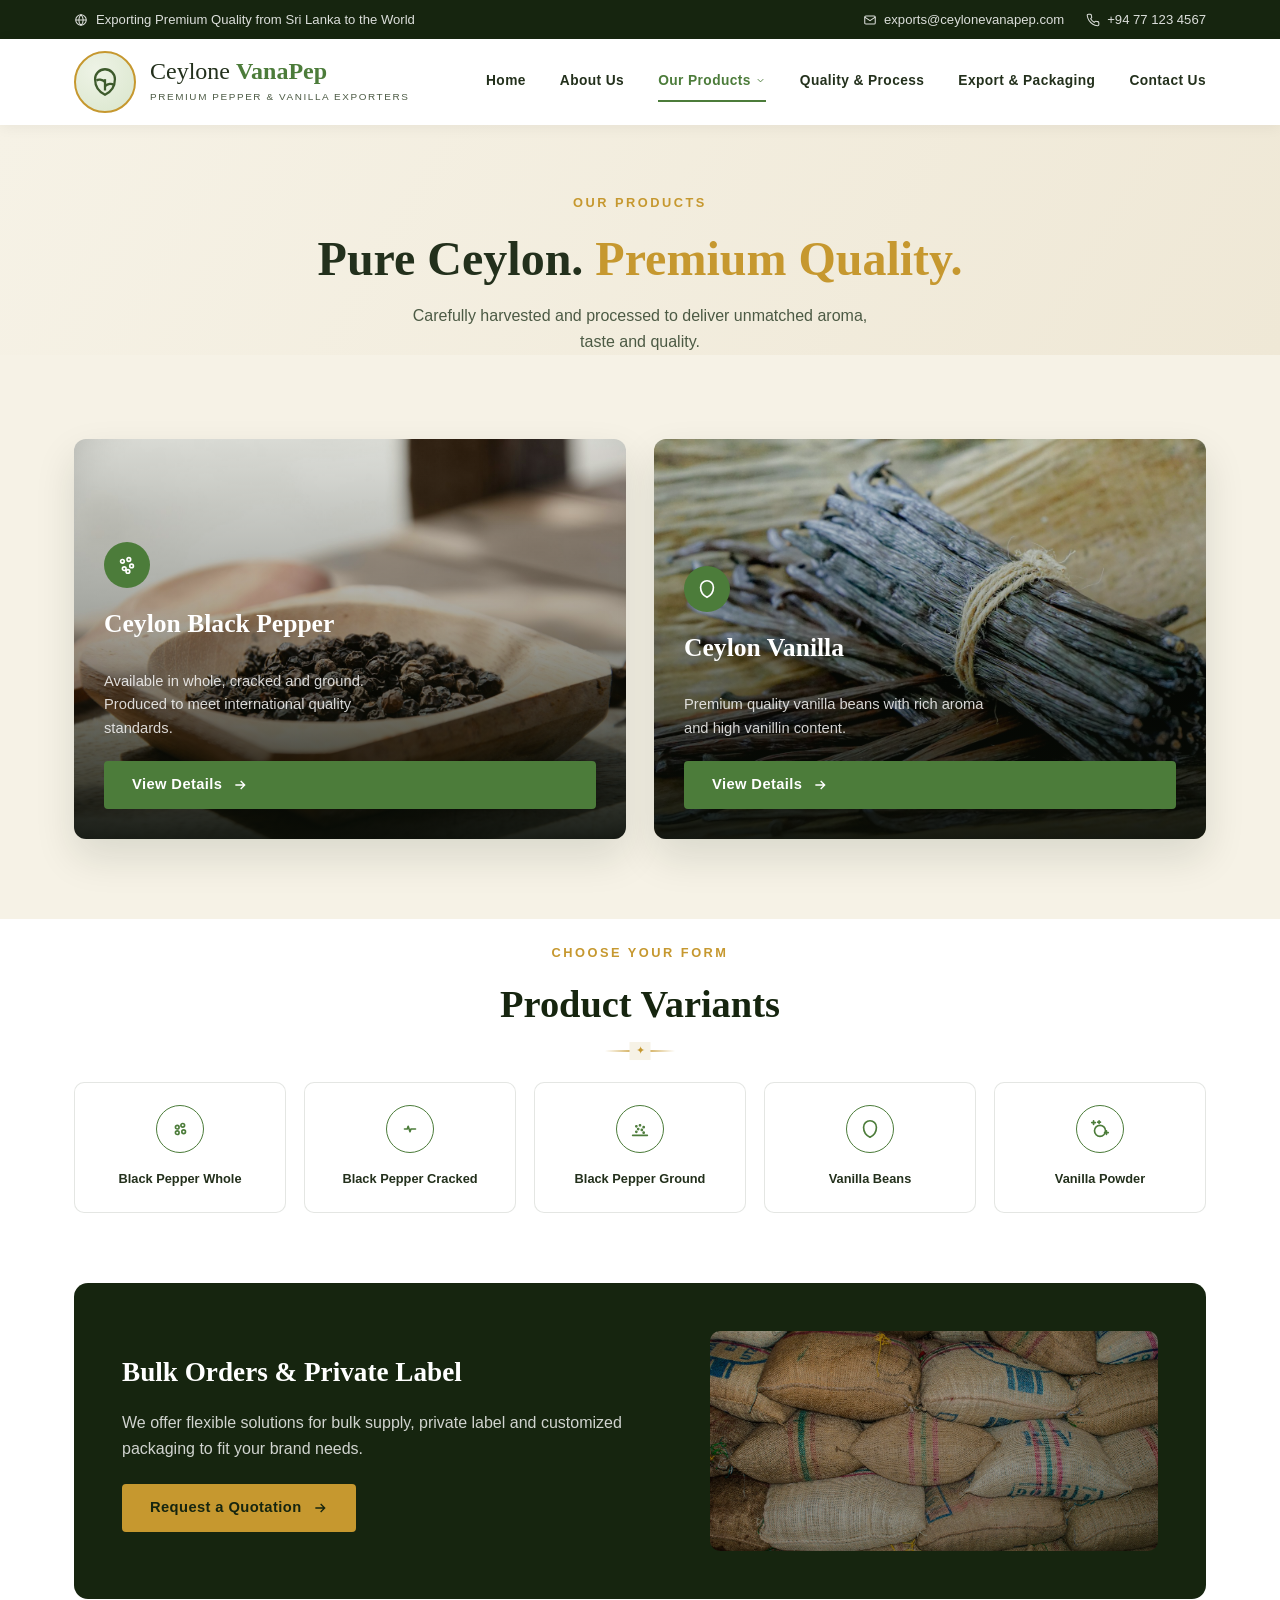
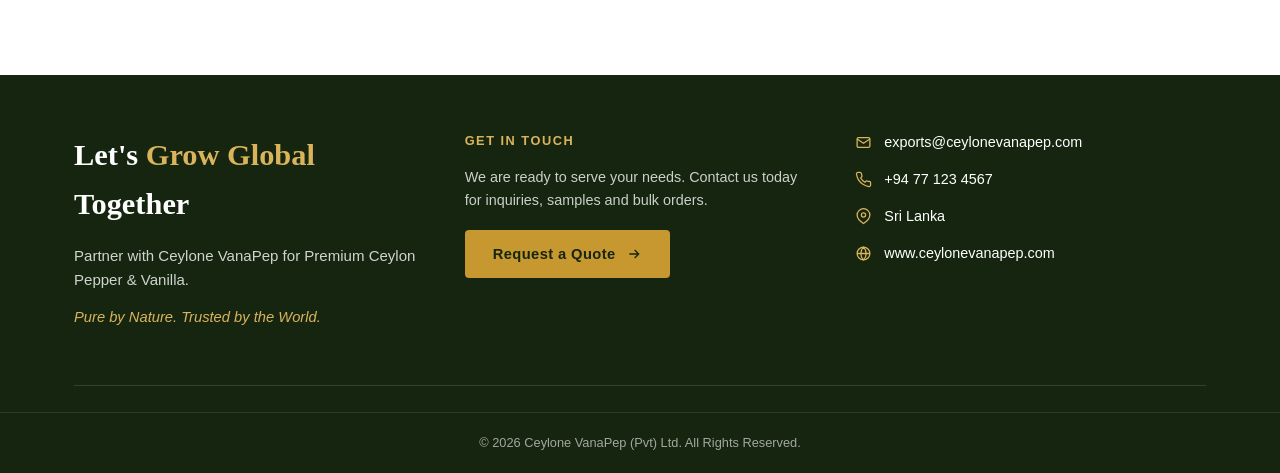
<file: products.html>
<!DOCTYPE html>
<html lang="en">
<head>
<meta charset="UTF-8" />
<meta name="viewport" content="width=device-width, initial-scale=1.0" />
<title>Our Products | Ceylone VanaPep</title>
<meta name="description" content="Explore Ceylone VanaPep's range of Ceylon Black Pepper and Vanilla products, available whole, cracked, ground and in bulk or private-label packaging." />
<link rel="stylesheet" href="css/style.css" />
</head>
<body>

<div class="topbar">
  <div class="container">
    <div class="topbar-left">
      <svg viewBox="0 0 24 24" fill="none" stroke="currentColor" stroke-width="1.8"><circle cx="12" cy="12" r="9"/><path d="M3 12h18M12 3c2.5 2.5 3.8 5.6 3.8 9s-1.3 6.5-3.8 9c-2.5-2.5-3.8-5.6-3.8-9s1.3-6.5 3.8-9z"/></svg>
      <span>Exporting Premium Quality from Sri Lanka to the World</span>
    </div>
    <div class="topbar-right">
      <a href="mailto:exports@ceylonevanapep.com">
        <svg viewBox="0 0 24 24" fill="none" stroke="currentColor" stroke-width="1.8"><rect x="3" y="5" width="18" height="14" rx="2"/><path d="m3 7 9 6 9-6"/></svg>
        exports@ceylonevanapep.com
      </a>
      <a href="tel:+94771234567">
        <svg viewBox="0 0 24 24" fill="none" stroke="currentColor" stroke-width="1.8"><path d="M22 16.9v3a2 2 0 0 1-2.2 2 19.8 19.8 0 0 1-8.6-3.1 19.5 19.5 0 0 1-6-6A19.8 19.8 0 0 1 2.1 4.2 2 2 0 0 1 4.1 2h3a2 2 0 0 1 2 1.7c.1.9.3 1.8.6 2.7a2 2 0 0 1-.4 2.1L8 9.9a16 16 0 0 0 6 6l1.4-1.3a2 2 0 0 1 2.1-.4c.9.3 1.8.5 2.7.6a2 2 0 0 1 1.8 2.1z"/></svg>
        +94 77 123 4567
      </a>
    </div>
  </div>
</div>

<header class="site-header">
  <div class="container">
    <a href="index.html" class="brand">
      <div class="brand-mark">
        <svg viewBox="0 0 24 24" fill="none" stroke="#3d5a2c" stroke-width="1.6"><path d="M12 21c-4-2-7-6-7-11a7 7 0 0 1 14 0c0 5-3 9-7 11z"/><path d="M12 10v8"/><path d="M12 12c-2-2-5-2-6-1"/><path d="M12 15c2-2 5-2 6-1"/></svg>
      </div>
      <div>
        <div class="brand-name">Ceylone <span>VanaPep</span></div>
        <div class="brand-tag">Premium Pepper &amp; Vanilla Exporters</div>
      </div>
    </a>
    <nav class="main-nav">
      <ul>
        <li><a href="index.html">Home</a></li>
        <li><a href="about.html">About Us</a></li>
        <li class="nav-dropdown">
          <a href="products.html" class="active">Our Products
            <svg viewBox="0 0 24 24" fill="none" stroke="currentColor" stroke-width="2"><path d="m6 9 6 6 6-6"/></svg>
          </a>
          <div class="dropdown-panel">
            <a href="#pepper">Ceylon Black Pepper</a>
            <a href="#vanilla">Ceylon Vanilla</a>
          </div>
        </li>
        <li><a href="quality.html">Quality &amp; Process</a></li>
        <li><a href="export.html">Export &amp; Packaging</a></li>
        <li><a href="contact.html">Contact Us</a></li>
      </ul>
    </nav>
    <button class="nav-toggle" aria-label="Toggle menu">
      <svg viewBox="0 0 24 24" fill="none" stroke="currentColor" stroke-width="2"><path d="M4 7h16M4 12h16M4 17h16"/></svg>
    </button>
  </div>
  <nav class="mobile-nav">
    <a href="index.html">Home</a>
    <a href="about.html">About Us</a>
    <a href="products.html" class="active">Our Products</a>
    <a href="quality.html">Quality &amp; Process</a>
    <a href="export.html">Export &amp; Packaging</a>
    <a href="contact.html">Contact Us</a>
  </nav>
</header>

<section class="page-hero" style="padding-bottom:0;">
  <div class="container" style="grid-template-columns:1fr;text-align:center;">
    <div>
      <span class="eyebrow" style="justify-content:center;">Our Products</span>
      <h1 style="margin-top:6px;">Pure Ceylon. <span>Premium Quality.</span></h1>
      <p style="margin:0 auto;">Carefully harvested and processed to deliver unmatched aroma, taste and quality.</p>
    </div>
  </div>
</section>

<section class="products-section" style="padding-top:44px;">
  <div class="container">
    <div class="product-grid">
      <div class="product-card pepper-bg" id="pepper">
        <div class="product-badge"><svg viewBox="0 0 24 24" fill="none" stroke="#fff" stroke-width="1.8"><circle cx="7" cy="8" r="2"/><circle cx="14" cy="6" r="2"/><circle cx="17" cy="13" r="2"/><circle cx="9" cy="16" r="2"/><circle cx="13" cy="19" r="2"/></svg></div>
        <h3>Ceylon Black Pepper</h3>
        <p>Available in whole, cracked and ground. Produced to meet international quality standards.</p>
        <button type="button" class="btn btn-green" data-product-details="pepper" aria-haspopup="dialog">View Details
          <svg viewBox="0 0 24 24" fill="none" stroke="currentColor" stroke-width="2"><path d="M5 12h14M13 6l6 6-6 6"/></svg>
        </button>
      </div>
      <div class="product-card vanilla-bg" id="vanilla">
        <div class="product-badge"><svg viewBox="0 0 24 24" fill="none" stroke="#fff" stroke-width="1.8"><path d="M12 21c-4-2-7-6-7-11a7 7 0 0 1 14 0c0 5-3 9-7 11z"/></svg></div>
        <h3>Ceylon Vanilla</h3>
        <p>Premium quality vanilla beans with rich aroma and high vanillin content.</p>
        <button type="button" class="btn btn-green" data-product-details="vanilla" aria-haspopup="dialog">View Details
          <svg viewBox="0 0 24 24" fill="none" stroke="currentColor" stroke-width="2"><path d="M5 12h14M13 6l6 6-6 6"/></svg>
        </button>
      </div>
    </div>
  </div>
</section>

<section class="content-section white" style="padding-top:20px;">
  <div class="container center">
    <span class="eyebrow">Choose Your Form</span>
    <h2 class="section-title">Product Variants</h2>
    <div class="divider"></div>
  </div>
  <div class="container">
    <div class="variant-row">
      <div class="variant-card">
        <div class="icon-circle"><svg viewBox="0 0 24 24" fill="none" stroke-width="1.8" stroke-linecap="round" stroke-linejoin="round"><circle cx="9" cy="10" r="2"/><circle cx="15" cy="8" r="2"/><circle cx="16" cy="15" r="2"/><circle cx="9" cy="16" r="2"/></svg></div>
        <span>Black Pepper Whole</span>
      </div>
      <div class="variant-card">
        <div class="icon-circle"><svg viewBox="0 0 24 24" fill="none" stroke-width="1.8" stroke-linecap="round" stroke-linejoin="round"><path d="M6 12h3l1-3 2 6 1-3h5"/></svg></div>
        <span>Black Pepper Cracked</span>
      </div>
      <div class="variant-card">
        <div class="icon-circle"><svg viewBox="0 0 24 24" fill="none" stroke-width="1.8" stroke-linecap="round" stroke-linejoin="round"><circle cx="8" cy="9" r="0.6" fill="currentColor"/><circle cx="12" cy="8" r="0.6" fill="currentColor"/><circle cx="16" cy="10" r="0.6" fill="currentColor"/><circle cx="10" cy="12" r="0.6" fill="currentColor"/><circle cx="14" cy="13" r="0.6" fill="currentColor"/><circle cx="8" cy="15" r="0.6" fill="currentColor"/><circle cx="16" cy="16" r="0.6" fill="currentColor"/><path d="M4 19h16"/></svg></div>
        <span>Black Pepper Ground</span>
      </div>
      <div class="variant-card">
        <div class="icon-circle"><svg viewBox="0 0 24 24" fill="none" stroke-width="1.8" stroke-linecap="round" stroke-linejoin="round"><path d="M12 21c-4-2-7-6-7-11a7 7 0 0 1 14 0c0 5-3 9-7 11z"/></svg></div>
        <span>Vanilla Beans</span>
      </div>
      <div class="variant-card">
        <div class="icon-circle"><svg viewBox="0 0 24 24" fill="none" stroke-width="1.8" stroke-linecap="round" stroke-linejoin="round"><path d="M5 3v4M3 5h4M19 14v4M17 16h4M11 3v3M9.5 4.5h3"/><circle cx="12" cy="14" r="6"/></svg></div>
        <span>Vanilla Powder</span>
      </div>
    </div>

    <div class="bulk-band">
      <div>
        <h3>Bulk Orders &amp; Private Label</h3>
        <p>We offer flexible solutions for bulk supply, private label and customized packaging to fit your brand needs.</p>
        <a href="contact.html" class="btn btn-gold">Request a Quotation
          <svg viewBox="0 0 24 24" fill="none" stroke="currentColor" stroke-width="2"><path d="M5 12h14M13 6l6 6-6 6"/></svg>
        </a>
      </div>
      <div class="bulk-media"></div>
    </div>
  </div>
</section>

<section class="footer-cta">
  <div class="container">
    <div class="cta-top">
      <div>
        <h2>Let's <span class="accent">Grow Global</span> Together</h2>
        <p class="cta-desc">Partner with Ceylone VanaPep for Premium Ceylon Pepper &amp; Vanilla.</p>
        <p class="tagline">Pure by Nature. Trusted by the World.</p>
      </div>
      <div class="cta-mid">
        <h5>Get in Touch</h5>
        <p>We are ready to serve your needs. Contact us today for inquiries, samples and bulk orders.</p>
        <a href="contact.html" class="btn btn-gold">Request a Quote
          <svg viewBox="0 0 24 24" fill="none" stroke="currentColor" stroke-width="2"><path d="M5 12h14M13 6l6 6-6 6"/></svg>
        </a>
      </div>
      <div>
        <ul class="cta-contact-list">
          <li><svg viewBox="0 0 24 24" fill="none" stroke="currentColor" stroke-width="1.8"><rect x="3" y="5" width="18" height="14" rx="2"/><path d="m3 7 9 6 9-6"/></svg> exports@ceylonevanapep.com</li>
          <li><svg viewBox="0 0 24 24" fill="none" stroke="currentColor" stroke-width="1.8"><path d="M22 16.9v3a2 2 0 0 1-2.2 2 19.8 19.8 0 0 1-8.6-3.1 19.5 19.5 0 0 1-6-6A19.8 19.8 0 0 1 2.1 4.2 2 2 0 0 1 4.1 2h3a2 2 0 0 1 2 1.7c.1.9.3 1.8.6 2.7a2 2 0 0 1-.4 2.1L8 9.9a16 16 0 0 0 6 6l1.4-1.3a2 2 0 0 1 2.1-.4c.9.3 1.8.5 2.7.6a2 2 0 0 1 1.8 2.1z"/></svg> +94 77 123 4567</li>
          <li><svg viewBox="0 0 24 24" fill="none" stroke="currentColor" stroke-width="1.8"><path d="M21 10c0 6-9 12-9 12s-9-6-9-12a9 9 0 0 1 18 0z"/><circle cx="12" cy="10" r="3"/></svg> Sri Lanka</li>
          <li><svg viewBox="0 0 24 24" fill="none" stroke="currentColor" stroke-width="1.8"><circle cx="12" cy="12" r="9"/><path d="M3 12h18M12 3c2.5 2.5 3.8 5.6 3.8 9s-1.3 6.5-3.8 9c-2.5-2.5-3.8-5.6-3.8-9s1.3-6.5 3.8-9z"/></svg> www.ceylonevanapep.com</li>
        </ul>
      </div>
    </div>
  </div>
  <div class="footer-bottom">&copy; 2026 Ceylone VanaPep (Pvt) Ltd. All Rights Reserved.</div>
</section>

<script src="js/main.js"></script>
</body>
</html>
</file>
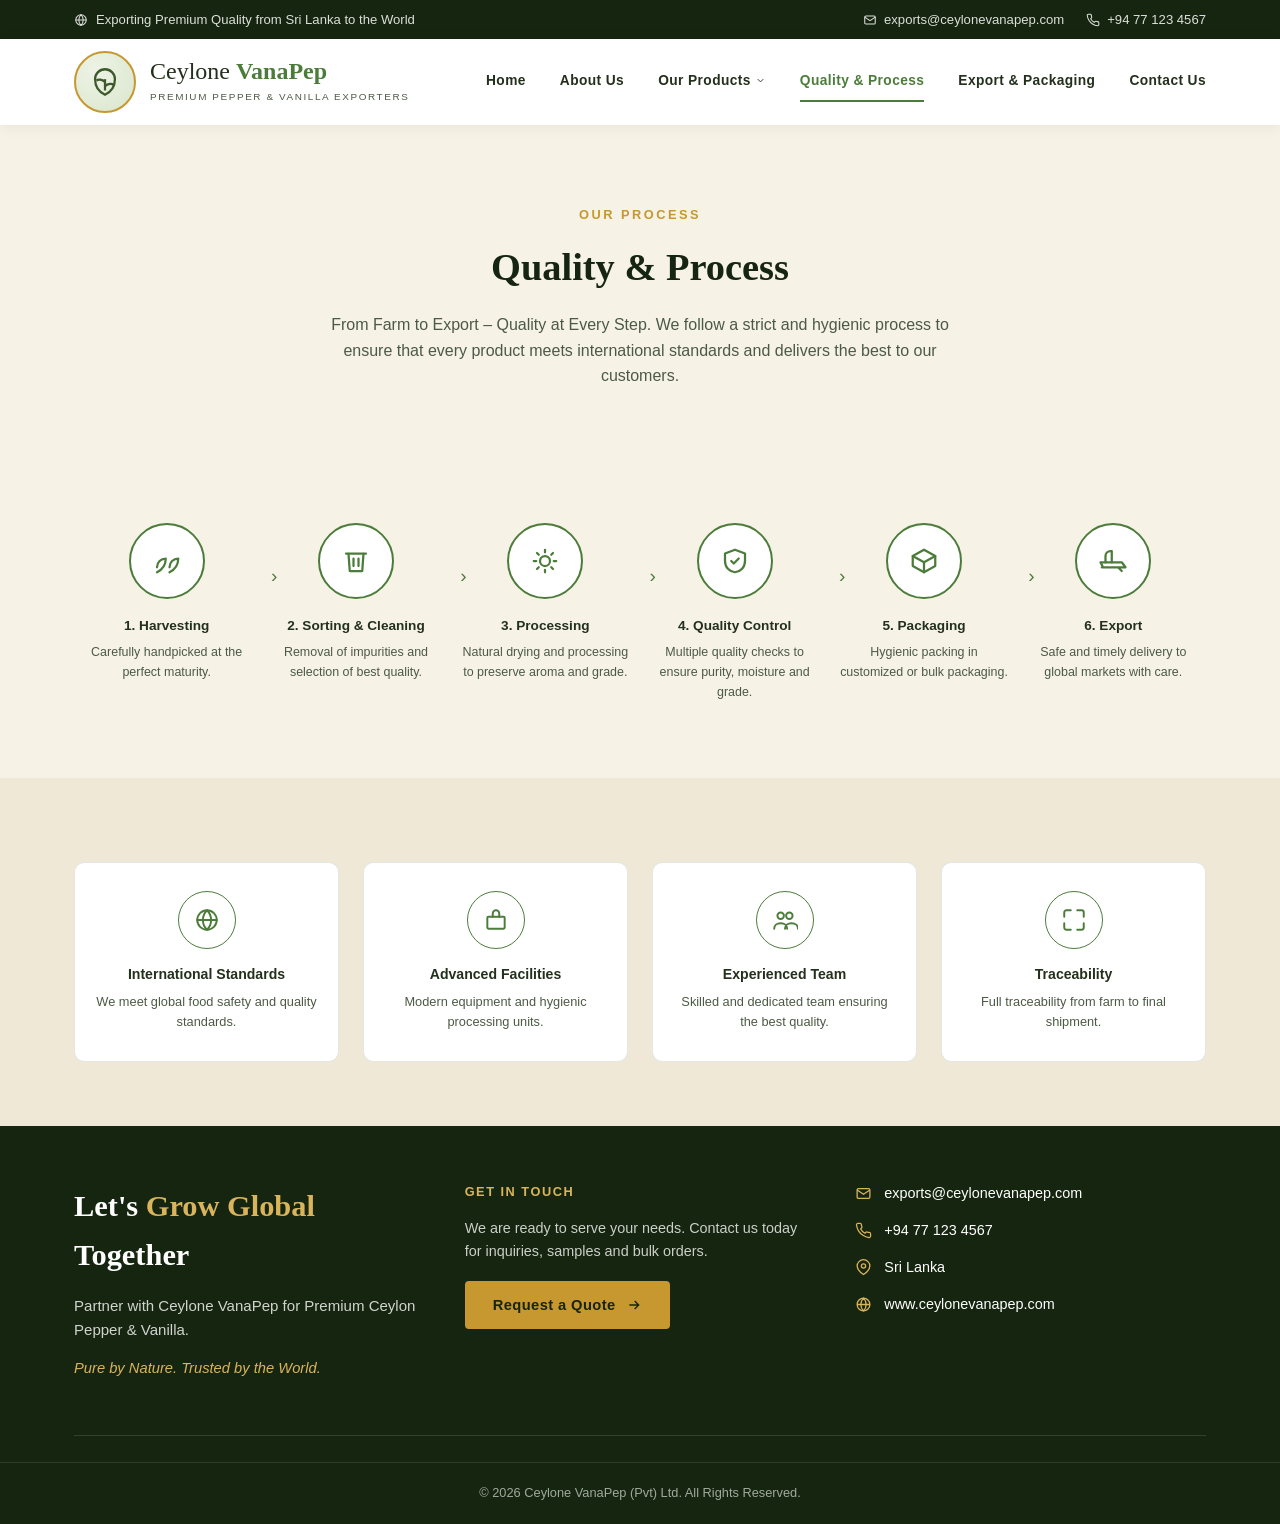
<file: quality.html>
<!DOCTYPE html>
<html lang="en">
<head>
<meta charset="UTF-8" />
<meta name="viewport" content="width=device-width, initial-scale=1.0" />
<title>Quality &amp; Process | Ceylone VanaPep</title>
<meta name="description" content="From farm to export - quality at every step. Discover Ceylone VanaPep's harvesting, processing and quality control process." />
<link rel="stylesheet" href="css/style.css" />
</head>
<body>

<div class="topbar">
  <div class="container">
    <div class="topbar-left">
      <svg viewBox="0 0 24 24" fill="none" stroke="currentColor" stroke-width="1.8"><circle cx="12" cy="12" r="9"/><path d="M3 12h18M12 3c2.5 2.5 3.8 5.6 3.8 9s-1.3 6.5-3.8 9c-2.5-2.5-3.8-5.6-3.8-9s1.3-6.5 3.8-9z"/></svg>
      <span>Exporting Premium Quality from Sri Lanka to the World</span>
    </div>
    <div class="topbar-right">
      <a href="mailto:exports@ceylonevanapep.com">
        <svg viewBox="0 0 24 24" fill="none" stroke="currentColor" stroke-width="1.8"><rect x="3" y="5" width="18" height="14" rx="2"/><path d="m3 7 9 6 9-6"/></svg>
        exports@ceylonevanapep.com
      </a>
      <a href="tel:+94771234567">
        <svg viewBox="0 0 24 24" fill="none" stroke="currentColor" stroke-width="1.8"><path d="M22 16.9v3a2 2 0 0 1-2.2 2 19.8 19.8 0 0 1-8.6-3.1 19.5 19.5 0 0 1-6-6A19.8 19.8 0 0 1 2.1 4.2 2 2 0 0 1 4.1 2h3a2 2 0 0 1 2 1.7c.1.9.3 1.8.6 2.7a2 2 0 0 1-.4 2.1L8 9.9a16 16 0 0 0 6 6l1.4-1.3a2 2 0 0 1 2.1-.4c.9.3 1.8.5 2.7.6a2 2 0 0 1 1.8 2.1z"/></svg>
        +94 77 123 4567
      </a>
    </div>
  </div>
</div>

<header class="site-header">
  <div class="container">
    <a href="index.html" class="brand">
      <div class="brand-mark">
        <svg viewBox="0 0 24 24" fill="none" stroke="#3d5a2c" stroke-width="1.6"><path d="M12 21c-4-2-7-6-7-11a7 7 0 0 1 14 0c0 5-3 9-7 11z"/><path d="M12 10v8"/><path d="M12 12c-2-2-5-2-6-1"/><path d="M12 15c2-2 5-2 6-1"/></svg>
      </div>
      <div>
        <div class="brand-name">Ceylone <span>VanaPep</span></div>
        <div class="brand-tag">Premium Pepper &amp; Vanilla Exporters</div>
      </div>
    </a>
    <nav class="main-nav">
      <ul>
        <li><a href="index.html">Home</a></li>
        <li><a href="about.html">About Us</a></li>
        <li class="nav-dropdown">
          <a href="products.html">Our Products
            <svg viewBox="0 0 24 24" fill="none" stroke="currentColor" stroke-width="2"><path d="m6 9 6 6 6-6"/></svg>
          </a>
          <div class="dropdown-panel">
            <a href="products.html">Ceylon Black Pepper</a>
            <a href="products.html">Ceylon Vanilla</a>
          </div>
        </li>
        <li><a href="quality.html" class="active">Quality &amp; Process</a></li>
        <li><a href="export.html">Export &amp; Packaging</a></li>
        <li><a href="contact.html">Contact Us</a></li>
      </ul>
    </nav>
    <button class="nav-toggle" aria-label="Toggle menu">
      <svg viewBox="0 0 24 24" fill="none" stroke="currentColor" stroke-width="2"><path d="M4 7h16M4 12h16M4 17h16"/></svg>
    </button>
  </div>
  <nav class="mobile-nav">
    <a href="index.html">Home</a>
    <a href="about.html">About Us</a>
    <a href="products.html">Our Products</a>
    <a href="quality.html" class="active">Quality &amp; Process</a>
    <a href="export.html">Export &amp; Packaging</a>
    <a href="contact.html">Contact Us</a>
  </nav>
</header>

<section class="content-section cream" style="padding-bottom:0;">
  <div class="container center">
    <span class="eyebrow" style="justify-content:center;">Our Process</span>
    <h2 class="section-title">Quality &amp; Process</h2>
    <p class="section-sub" style="margin-left:auto;margin-right:auto;">From Farm to Export &ndash; Quality at Every Step. We follow a strict and hygienic process to ensure that every product meets international standards and delivers the best to our customers.</p>
  </div>
</section>

<section class="content-section cream">
  <div class="container">
    <div class="process-row">
      <div class="process-step">
        <div class="process-num"><svg viewBox="0 0 24 24" fill="none" stroke-width="1.8" stroke-linecap="round" stroke-linejoin="round"><path d="M4 21c4-2 7-6 7-11a7 7 0 0 0-7 7"/><path d="M14 21c4-2 7-6 7-11a7 7 0 0 0-7 7"/></svg></div>
        <span class="process-arrow">&rsaquo;</span>
        <h5>1. Harvesting</h5>
        <p>Carefully handpicked at the perfect maturity.</p>
      </div>
      <div class="process-step">
        <div class="process-num"><svg viewBox="0 0 24 24" fill="none" stroke-width="1.8" stroke-linecap="round" stroke-linejoin="round"><path d="M4 6h16M6 6l1 14h10l1-14M10 10v6M14 10v6"/></svg></div>
        <span class="process-arrow">&rsaquo;</span>
        <h5>2. Sorting &amp; Cleaning</h5>
        <p>Removal of impurities and selection of best quality.</p>
      </div>
      <div class="process-step">
        <div class="process-num"><svg viewBox="0 0 24 24" fill="none" stroke-width="1.8" stroke-linecap="round" stroke-linejoin="round"><circle cx="12" cy="12" r="4"/><path d="M12 3v2M12 19v2M3 12h2M19 12h2M5.6 5.6l1.4 1.4M17 17l1.4 1.4M5.6 18.4 7 17M17 7l1.4-1.4"/></svg></div>
        <span class="process-arrow">&rsaquo;</span>
        <h5>3. Processing</h5>
        <p>Natural drying and processing to preserve aroma and grade.</p>
      </div>
      <div class="process-step">
        <div class="process-num"><svg viewBox="0 0 24 24" fill="none" stroke-width="1.8" stroke-linecap="round" stroke-linejoin="round"><path d="M12 3 4 6v6c0 5 3.5 8.5 8 9 4.5-.5 8-4 8-9V6l-8-3z"/><path d="m9 12 2 2 4-4"/></svg></div>
        <span class="process-arrow">&rsaquo;</span>
        <h5>4. Quality Control</h5>
        <p>Multiple quality checks to ensure purity, moisture and grade.</p>
      </div>
      <div class="process-step">
        <div class="process-num"><svg viewBox="0 0 24 24" fill="none" stroke-width="1.8" stroke-linecap="round" stroke-linejoin="round"><path d="M21 8 12 3 3 8l9 5 9-5z"/><path d="M3 8v8l9 5 9-5V8"/><path d="M12 13v8"/></svg></div>
        <span class="process-arrow">&rsaquo;</span>
        <h5>5. Packaging</h5>
        <p>Hygienic packing in customized or bulk packaging.</p>
      </div>
      <div class="process-step">
        <div class="process-num"><svg viewBox="0 0 24 24" fill="none" stroke-width="1.8" stroke-linecap="round" stroke-linejoin="round"><path d="M3 17h13l3 3M2 13h17l3 4H4z"/><path d="M6 13V8a4 4 0 0 1 4-4h1v9"/></svg></div>
        <h5>6. Export</h5>
        <p>Safe and timely delivery to global markets with care.</p>
      </div>
    </div>
  </div>
</section>

<section class="why-section light">
  <div class="container">
    <div class="stats-row">
      <div class="stat-card">
        <div class="icon-circle"><svg viewBox="0 0 24 24" fill="none" stroke-width="1.8" stroke-linecap="round" stroke-linejoin="round"><circle cx="12" cy="12" r="9"/><path d="M3 12h18M12 3c2.5 2.5 3.8 5.6 3.8 9s-1.3 6.5-3.8 9c-2.5-2.5-3.8-5.6-3.8-9s1.3-6.5 3.8-9z"/></svg></div>
        <h5>International Standards</h5>
        <p>We meet global food safety and quality standards.</p>
      </div>
      <div class="stat-card">
        <div class="icon-circle"><svg viewBox="0 0 24 24" fill="none" stroke-width="1.8" stroke-linecap="round" stroke-linejoin="round"><rect x="4" y="9" width="16" height="11" rx="1"/><path d="M9 9V6a3 3 0 0 1 6 0v3"/></svg></div>
        <h5>Advanced Facilities</h5>
        <p>Modern equipment and hygienic processing units.</p>
      </div>
      <div class="stat-card">
        <div class="icon-circle"><svg viewBox="0 0 24 24" fill="none" stroke-width="1.8" stroke-linecap="round" stroke-linejoin="round"><circle cx="8" cy="8" r="3"/><circle cx="16" cy="8" r="3"/><path d="M2 20c0-3 2.5-5 6-5s6 2 6 5M12 20c0-3 2.5-5 6-5s6 2 6 5"/></svg></div>
        <h5>Experienced Team</h5>
        <p>Skilled and dedicated team ensuring the best quality.</p>
      </div>
      <div class="stat-card">
        <div class="icon-circle"><svg viewBox="0 0 24 24" fill="none" stroke-width="1.8" stroke-linecap="round" stroke-linejoin="round"><path d="M9 3H5a2 2 0 0 0-2 2v4M15 3h4a2 2 0 0 1 2 2v4M9 21H5a2 2 0 0 1-2-2v-4M15 21h4a2 2 0 0 0 2-2v-4"/></svg></div>
        <h5>Traceability</h5>
        <p>Full traceability from farm to final shipment.</p>
      </div>
    </div>
  </div>
</section>

<section class="footer-cta">
  <div class="container">
    <div class="cta-top">
      <div>
        <h2>Let's <span class="accent">Grow Global</span> Together</h2>
        <p class="cta-desc">Partner with Ceylone VanaPep for Premium Ceylon Pepper &amp; Vanilla.</p>
        <p class="tagline">Pure by Nature. Trusted by the World.</p>
      </div>
      <div class="cta-mid">
        <h5>Get in Touch</h5>
        <p>We are ready to serve your needs. Contact us today for inquiries, samples and bulk orders.</p>
        <a href="contact.html" class="btn btn-gold">Request a Quote
          <svg viewBox="0 0 24 24" fill="none" stroke="currentColor" stroke-width="2"><path d="M5 12h14M13 6l6 6-6 6"/></svg>
        </a>
      </div>
      <div>
        <ul class="cta-contact-list">
          <li><svg viewBox="0 0 24 24" fill="none" stroke="currentColor" stroke-width="1.8"><rect x="3" y="5" width="18" height="14" rx="2"/><path d="m3 7 9 6 9-6"/></svg> exports@ceylonevanapep.com</li>
          <li><svg viewBox="0 0 24 24" fill="none" stroke="currentColor" stroke-width="1.8"><path d="M22 16.9v3a2 2 0 0 1-2.2 2 19.8 19.8 0 0 1-8.6-3.1 19.5 19.5 0 0 1-6-6A19.8 19.8 0 0 1 2.1 4.2 2 2 0 0 1 4.1 2h3a2 2 0 0 1 2 1.7c.1.9.3 1.8.6 2.7a2 2 0 0 1-.4 2.1L8 9.9a16 16 0 0 0 6 6l1.4-1.3a2 2 0 0 1 2.1-.4c.9.3 1.8.5 2.7.6a2 2 0 0 1 1.8 2.1z"/></svg> +94 77 123 4567</li>
          <li><svg viewBox="0 0 24 24" fill="none" stroke="currentColor" stroke-width="1.8"><path d="M21 10c0 6-9 12-9 12s-9-6-9-12a9 9 0 0 1 18 0z"/><circle cx="12" cy="10" r="3"/></svg> Sri Lanka</li>
          <li><svg viewBox="0 0 24 24" fill="none" stroke="currentColor" stroke-width="1.8"><circle cx="12" cy="12" r="9"/><path d="M3 12h18M12 3c2.5 2.5 3.8 5.6 3.8 9s-1.3 6.5-3.8 9c-2.5-2.5-3.8-5.6-3.8-9s1.3-6.5 3.8-9z"/></svg> www.ceylonevanapep.com</li>
        </ul>
      </div>
    </div>
  </div>
  <div class="footer-bottom">&copy; 2026 Ceylone VanaPep (Pvt) Ltd. All Rights Reserved.</div>
</section>

<script src="js/main.js"></script>
</body>
</html>
</file>
<file: css/style.css>
/* ==========================================================================
   Ceylone VanaPep — shared stylesheet
   ========================================================================== */

:root {
  --dark-green: #16250f;
  --dark-green-2: #1d2f14;
  --green: #4c7c3a;
  --green-mid: #416b31;
  --green-light: #79a562;
  --gold: #c6982f;
  --gold-light: #d9b45c;
  --cream: #f6f2e6;
  --cream-2: #efe8d6;
  --text-dark: #23301c;
  --text-mid: #4c5a44;
  --text-light: #f6f2e6;
  --white: #ffffff;
  --border-soft: rgba(35, 48, 28, 0.12);
  --shadow: 0 18px 40px rgba(20, 30, 15, 0.12);
  --font-head: Georgia, "Times New Roman", "Iowan Old Style", serif;
  --font-body: "Segoe UI", "Helvetica Neue", Arial, sans-serif;
}

* { box-sizing: border-box; }

html { scroll-behavior: smooth; }

body {
  margin: 0;
  font-family: var(--font-body);
  color: var(--text-dark);
  background: var(--cream);
  line-height: 1.6;
}

img { max-width: 100%; display: block; }

a { color: inherit; text-decoration: none; }

ul { list-style: none; margin: 0; padding: 0; }

.container {
  width: 100%;
  max-width: 1180px;
  margin: 0 auto;
  padding: 0 24px;
}

section { position: relative; }

/* -------------------- Utility -------------------- */

.eyebrow {
  display: inline-flex;
  align-items: center;
  gap: 8px;
  color: var(--gold);
  font-weight: 700;
  letter-spacing: 2.5px;
  font-size: 0.8rem;
  text-transform: uppercase;
}

.section-title {
  font-family: var(--font-head);
  font-size: clamp(1.8rem, 3vw, 2.5rem);
  margin: 10px 0 14px;
  color: var(--dark-green);
}

.section-sub {
  color: var(--text-mid);
  max-width: 640px;
  margin: 0 auto 8px;
}

.center { text-align: center; }

.divider {
  width: 70px;
  height: 2px;
  background: linear-gradient(90deg, transparent, var(--gold), transparent);
  margin: 14px auto;
  position: relative;
}
.divider::after {
  content: "\2726";
  position: absolute;
  left: 50%;
  top: 50%;
  transform: translate(-50%, -50%);
  color: var(--gold);
  font-size: 0.7rem;
  background: var(--cream);
  padding: 0 6px;
}
.divider.on-dark::after { background: var(--dark-green); }
.divider.left { margin-left: 0; }

.btn {
  display: inline-flex;
  align-items: center;
  gap: 10px;
  padding: 14px 26px;
  border-radius: 4px;
  font-family: var(--font-body);
  font-weight: 600;
  font-size: 0.92rem;
  line-height: 1;
  letter-spacing: 0.4px;
  border: 2px solid transparent;
  cursor: pointer;
  transition: all 0.2s ease;
}
.btn svg { width: 16px; height: 16px; flex-shrink: 0; }

.btn-green {
  background: var(--green);
  color: #fff;
  border-color: var(--green);
}
.btn-green:hover { background: var(--green-mid); border-color: var(--green-mid); }

.btn-outline-dark {
  background: transparent;
  color: var(--dark-green);
  border-color: var(--dark-green);
}
.btn-outline-dark:hover { background: var(--dark-green); color: #fff; }

.btn-outline-light {
  background: transparent;
  color: #fff;
  border-color: rgba(255,255,255,0.6);
}
.btn-outline-light:hover { background: #fff; color: var(--dark-green); }

.btn-gold {
  background: var(--gold);
  color: var(--dark-green);
  border-color: var(--gold);
}
.btn-gold:hover { background: var(--gold-light); border-color: var(--gold-light); }

.btn-block { width: 100%; justify-content: center; }

/* -------------------- Top bar -------------------- */

.topbar {
  background: var(--dark-green);
  color: rgba(255,255,255,0.85);
  font-size: 0.82rem;
}
.topbar .container {
  display: flex;
  align-items: center;
  justify-content: space-between;
  padding-top: 9px;
  padding-bottom: 9px;
  flex-wrap: wrap;
  gap: 6px;
}
.topbar-left { display: flex; align-items: center; gap: 8px; }
.topbar-right { display: flex; align-items: center; gap: 22px; }
.topbar-right a { display: flex; align-items: center; gap: 7px; }
.topbar-right a:hover { color: var(--gold-light); }
.topbar svg { width: 14px; height: 14px; }

/* -------------------- Header / nav -------------------- */

.site-header {
  background: #fff;
  box-shadow: 0 2px 14px rgba(0,0,0,0.06);
  position: sticky;
  top: 0;
  z-index: 100;
}
.site-header .container {
  display: flex;
  align-items: center;
  justify-content: space-between;
  padding-top: 12px;
  padding-bottom: 12px;
}

.brand { display: flex; align-items: center; gap: 14px; }

.brand-mark {
  width: 62px;
  height: 62px;
  border-radius: 50%;
  border: 2px solid var(--gold);
  display: flex;
  align-items: center;
  justify-content: center;
  flex-shrink: 0;
  background: radial-gradient(circle at 35% 30%, #eef3e6, #d9e6cc);
}
.brand-mark svg { width: 34px; height: 34px; }

.brand-name {
  font-family: var(--font-head);
  font-size: 1.5rem;
  color: var(--text-dark);
  line-height: 1.05;
}
.brand-name span { color: var(--green); font-weight: 700; }
.brand-tag {
  font-size: 0.62rem;
  letter-spacing: 1.6px;
  color: var(--text-mid);
  text-transform: uppercase;
  margin-top: 4px;
}

.main-nav ul { display: flex; gap: 34px; align-items: center; }
.main-nav a {
  font-size: 0.86rem;
  font-weight: 600;
  letter-spacing: 0.4px;
  color: var(--text-dark);
  padding: 8px 0;
  border-bottom: 2px solid transparent;
  display: flex;
  align-items: center;
  gap: 4px;
}
.main-nav a:hover, .main-nav a.active { color: var(--green); border-color: var(--green); }
.main-nav svg { width: 11px; height: 11px; }

.nav-dropdown { position: relative; }
.dropdown-panel {
  position: absolute;
  top: 100%;
  left: -18px;
  background: #fff;
  box-shadow: var(--shadow);
  border-radius: 8px;
  padding: 10px;
  min-width: 200px;
  opacity: 0;
  visibility: hidden;
  transform: translateY(8px);
  transition: all 0.18s ease;
}
.nav-dropdown:hover .dropdown-panel {
  opacity: 1; visibility: visible; transform: translateY(0);
}
.dropdown-panel a {
  display: block;
  padding: 9px 12px;
  border-radius: 5px;
  border: none;
  font-size: 0.85rem;
}
.dropdown-panel a:hover { background: var(--cream); color: var(--green); }

.nav-toggle {
  display: none;
  background: none;
  border: none;
  cursor: pointer;
  padding: 6px;
}
.nav-toggle svg { width: 26px; height: 26px; }

/* -------------------- Page header banner (inner pages) -------------------- */

.page-hero {
  background: linear-gradient(120deg, var(--cream) 0%, var(--cream-2) 100%);
  padding: 64px 0 56px;
  overflow: hidden;
}
.page-hero .container {
  display: grid;
  grid-template-columns: 1.05fr 0.95fr;
  gap: 50px;
  align-items: center;
}
.page-hero h1 {
  font-family: var(--font-head);
  font-size: clamp(2.2rem, 4vw, 3rem);
  margin: 0 0 6px;
  color: var(--text-dark);
}
.page-hero h1 span { color: var(--gold); }
.page-hero .italic-sub {
  font-style: italic;
  color: var(--green);
  font-size: 1.15rem;
  margin: 14px 0 16px;
}
.page-hero p { color: var(--text-mid); max-width: 480px; }
.page-hero-media {
  border-radius: 14px;
  overflow: hidden;
  min-height: 320px;
  box-shadow: var(--shadow);
}

.leaf-panel {
  background:
    linear-gradient(160deg, rgba(15,25,10,0.15), rgba(10,16,7,0.4)),
    url("../assets/images/vanilla-flower.jpg") center/cover no-repeat;
  position: relative;
}
.leaf-panel.light {
  background:
    linear-gradient(160deg, rgba(255,255,255,0.05), rgba(20,30,12,0.15)),
    url("../assets/images/hero-hills.jpg") center/cover no-repeat;
}
.leaf-panel.gold {
  background:
    radial-gradient(circle at 80% 15%, rgba(255,255,255,0.25), transparent 40%),
    linear-gradient(135deg, #a9772c, #5c3f16 80%);
}
.leaf-panel.sunset {
  background:
    linear-gradient(180deg, rgba(30,20,5,0.05) 0%, rgba(10,16,7,0.65) 100%),
    url("../assets/images/cargo-ship-sunset.jpg") center/cover no-repeat;
}
.leaf-panel .deco-icon {
  position: absolute;
  opacity: 0.9;
}

/* -------------------- Hero (home) -------------------- */

.hero {
  position: relative;
  background:
    linear-gradient(100deg, rgba(10,18,6,0.9) 0%, rgba(10,18,6,0.62) 45%, rgba(10,18,6,0.32) 75%),
    url("../assets/images/hero-hills.jpg") center/cover no-repeat;
  color: #fff;
  padding: 100px 0 90px;
  overflow: hidden;
}
.hero .container {
  display: grid;
  grid-template-columns: 1fr 0.85fr;
  gap: 40px;
  align-items: center;
  position: relative;
  z-index: 2;
}
.hero h1 {
  font-family: var(--font-head);
  font-size: clamp(2.3rem, 4.4vw, 3.3rem);
  line-height: 1.15;
  margin: 0 0 22px;
}
.hero h1 .accent { color: var(--green-light); }
.hero p { color: rgba(255,255,255,0.85); max-width: 460px; margin-bottom: 30px; font-size: 1.02rem; }
.hero .divider { margin: 18px 0; }
.hero-actions { display: flex; gap: 16px; flex-wrap: wrap; }

.hero-visual {
  border-radius: 16px;
  min-height: 380px;
  position: relative;
  box-shadow: 0 30px 60px rgba(0,0,0,0.4);
  background: url("../assets/images/pepper-bowl.jpg") center/cover no-repeat;
  overflow: hidden;
}
.hero-visual::before {
  content: "";
  position: absolute; inset: 0;
  background: linear-gradient(160deg, rgba(20,30,12,0.05), rgba(10,16,7,0.35));
}

/* -------------------- Feature strip -------------------- */

.feature-strip {
  background: var(--cream);
  padding: 46px 0;
  border-bottom: 1px solid var(--border-soft);
}
.feature-strip .grid,
.icon-row {
  display: grid;
  grid-template-columns: repeat(5, 1fr);
  gap: 26px;
}
.feature-item { text-align: center; }
.feature-item .icon-circle { margin: 0 auto 14px; }
.feature-item h4 { font-size: 0.92rem; margin: 0 0 6px; color: var(--text-dark); letter-spacing: 0.3px; }
.feature-item p { font-size: 0.82rem; color: var(--text-mid); margin: 0; }

.icon-circle {
  width: 58px;
  height: 58px;
  border-radius: 50%;
  border: 1.5px solid var(--green);
  display: flex;
  align-items: center;
  justify-content: center;
}
.icon-circle svg { width: 26px; height: 26px; stroke: var(--green); }

/* -------------------- Products section -------------------- */

.products-section { padding: 80px 0; }

.product-grid {
  display: grid;
  grid-template-columns: 1fr 1fr;
  gap: 28px;
  margin-top: 40px;
}
.product-card {
  position: relative;
  border-radius: 12px;
  overflow: hidden;
  min-height: 400px;
  display: flex;
  flex-direction: column;
  justify-content: flex-end;
  padding: 30px;
  color: #fff;
  box-shadow: var(--shadow);
}
.product-card::before {
  content: "";
  position: absolute; inset: 0;
  background: linear-gradient(0deg, rgba(8,12,6,0.92) 0%, rgba(8,12,6,0.35) 55%, rgba(8,12,6,0.1) 100%);
  z-index: 1;
}
.product-card > * { position: relative; z-index: 2; }
.product-card.pepper-bg {
  background: url("../assets/images/pepper-bowl.jpg") center/cover no-repeat;
}
.product-card.vanilla-bg {
  background: url("../assets/images/vanilla-pods.jpg") center/cover no-repeat;
}
.product-badge {
  width: 46px; height: 46px; border-radius: 50%;
  background: var(--green);
  display: flex; align-items: center; justify-content: center;
  margin-bottom: 16px;
}
.product-badge svg { width: 22px; height: 22px; stroke: #fff; }
.product-card h3 { font-family: var(--font-head); font-size: 1.6rem; margin: 0 0 10px; }
.product-card p { color: rgba(255,255,255,0.82); font-size: 0.92rem; margin-bottom: 20px; max-width: 300px; }

/* -------------------- Why choose (dark & light variants) -------------------- */

.why-section { padding: 64px 0; }
.why-section.dark { background: var(--dark-green); color: #fff; }
.why-section.light { background: var(--cream-2); }

.why-section .eyebrow { display: block; }
.why-section .section-title.on-dark { color: #fff; }

.why-grid {
  display: grid;
  grid-template-columns: repeat(6, 1fr);
  gap: 22px;
  margin-top: 44px;
}
.why-item { text-align: center; }
.why-item .icon-circle { border-color: var(--gold); margin-bottom: 16px; }
.why-item .icon-circle svg { stroke: var(--gold); }
.why-section.dark .icon-circle { border-color: rgba(255,255,255,0.5); }
.why-section.dark .icon-circle svg { stroke: #fff; }
.why-item h4 { font-size: 0.86rem; letter-spacing: 0.4px; margin: 0 0 8px; text-transform: uppercase; }
.why-item p { font-size: 0.8rem; margin: 0; opacity: 0.85; }
.why-section.dark .why-item p { color: rgba(255,255,255,0.72); }
.why-section.light .why-item p { color: var(--text-mid); }

/* -------------------- Footer CTA -------------------- */

.footer-cta {
  background: var(--dark-green);
  color: #fff;
  padding: 56px 0 0;
  position: relative;
  overflow: hidden;
}
.footer-cta .cta-top {
  display: grid;
  grid-template-columns: 1fr 1fr 1fr;
  gap: 40px;
  padding-bottom: 40px;
  border-bottom: 1px solid rgba(255,255,255,0.12);
  position: relative;
  z-index: 2;
}
.footer-cta h2 {
  font-family: var(--font-head);
  font-size: 1.9rem;
  margin: 0 0 12px;
}
.footer-cta h2 .accent { color: var(--gold-light); }
.footer-cta .cta-desc { color: rgba(255,255,255,0.8); margin-bottom: 14px; font-size: 0.94rem; }
.footer-cta .tagline { font-style: italic; color: var(--gold-light); font-size: 0.92rem; }

.cta-mid h5 { text-transform: uppercase; letter-spacing: 1.5px; font-size: 0.8rem; color: var(--gold-light); margin: 0 0 12px; }
.cta-mid p { color: rgba(255,255,255,0.78); font-size: 0.9rem; margin-bottom: 18px; }

.cta-contact-list li { display: flex; align-items: center; gap: 12px; margin-bottom: 14px; font-size: 0.9rem; }
.cta-contact-list svg { width: 17px; height: 17px; stroke: var(--gold-light); flex-shrink: 0; }

.footer-bottom {
  text-align: center;
  padding: 20px 0;
  margin-top: 26px;
  border-top: 1px solid rgba(255,255,255,0.1);
  font-size: 0.8rem;
  color: rgba(255,255,255,0.6);
  position: relative;
  z-index: 2;
}

.footer-cta .leaf-deco {
  position: absolute;
  right: -40px;
  bottom: -20px;
  width: 320px;
  height: 320px;
  opacity: 0.12;
  z-index: 1;
}

/* -------------------- Generic content sections -------------------- */

.content-section { padding: 76px 0; }
.content-section.cream { background: var(--cream); }
.content-section.white { background: #fff; }

.two-col {
  display: grid;
  grid-template-columns: 1fr 1.1fr 0.9fr;
  gap: 40px;
  align-items: center;
}
.two-col.simple { grid-template-columns: 1fr 1fr; }

.check-list li {
  display: flex;
  gap: 14px;
  margin-bottom: 20px;
}
.check-list svg { width: 22px; height: 22px; stroke: var(--green); flex-shrink: 0; margin-top: 2px; }
.check-list h5 { margin: 0 0 3px; font-size: 0.95rem; }
.check-list p { margin: 0; font-size: 0.83rem; color: var(--text-mid); }

/* Values (circular, dark band) */
.values-band {
  background:
    linear-gradient(180deg, rgba(22,37,15,0.93), rgba(22,37,15,0.93)),
    url("../assets/images/berries-branch.jpg") center/cover no-repeat;
  color: #fff;
  padding: 64px 0;
}
.values-grid {
  display: grid;
  grid-template-columns: repeat(5, 1fr) ;
  gap: 24px;
  margin-top: 44px;
}
.value-item { text-align: center; }
.value-ring {
  width: 84px; height: 84px; border-radius: 50%;
  border: 1.5px solid var(--gold-light);
  display: flex; align-items: center; justify-content: center;
  margin: 0 auto 16px;
}
.value-ring svg { width: 32px; height: 32px; stroke: var(--gold-light); }
.value-item h4 { font-size: 0.88rem; letter-spacing: 0.6px; margin: 0 0 8px; }
.value-item p { font-size: 0.8rem; color: rgba(255,255,255,0.7); margin: 0; }

.values-band .container.with-media {
  grid-template-columns: none;
}

/* -------------------- Products page -------------------- */

.variant-row {
  display: grid;
  grid-template-columns: repeat(5, 1fr);
  gap: 18px;
  margin-top: 30px;
}
.variant-card {
  background: #fff;
  border: 1px solid var(--border-soft);
  border-radius: 10px;
  padding: 22px 12px;
  text-align: center;
  transition: box-shadow 0.2s ease, transform 0.2s ease;
}
.variant-card:hover { box-shadow: var(--shadow); transform: translateY(-3px); }
.variant-card .icon-circle { margin: 0 auto 12px; width: 48px; height: 48px; }
.variant-card .icon-circle svg { width: 22px; height: 22px; }
.variant-card span { font-size: 0.8rem; font-weight: 600; }

.bulk-band {
  background: var(--dark-green);
  color: #fff;
  border-radius: 14px;
  padding: 48px;
  display: grid;
  grid-template-columns: 1.1fr 0.9fr;
  gap: 40px;
  align-items: center;
  margin-top: 70px;
}
.bulk-band h3 { font-family: var(--font-head); font-size: 1.7rem; margin: 0 0 14px; }
.bulk-band p { color: rgba(255,255,255,0.8); margin-bottom: 22px; }
.bulk-media {
  border-radius: 10px;
  min-height: 220px;
  background:
    linear-gradient(150deg, rgba(20,15,5,0.1), rgba(10,16,7,0.5)),
    url("../assets/images/burlap-sacks.jpg") center/cover no-repeat;
}

/* -------------------- Quality & process page -------------------- */

.process-row {
  display: grid;
  grid-template-columns: repeat(6, 1fr);
  gap: 4px;
  margin-top: 50px;
  position: relative;
}
.process-step { text-align: center; position: relative; padding: 0 8px; }
.process-num {
  width: 76px; height: 76px;
  border-radius: 50%;
  background: var(--white);
  border: 2px solid var(--green);
  display: flex; align-items: center; justify-content: center;
  margin: 0 auto 16px;
  position: relative;
  z-index: 2;
}
.process-num svg { width: 30px; height: 30px; stroke: var(--green); }
.process-step h5 { font-size: 0.85rem; margin: 0 0 6px; }
.process-step p { font-size: 0.78rem; color: var(--text-mid); margin: 0; }
.process-arrow {
  position: absolute;
  top: 38px;
  right: -18px;
  color: var(--green);
  z-index: 1;
  font-size: 1.2rem;
}

.stats-row {
  display: grid;
  grid-template-columns: repeat(4, 1fr);
  gap: 24px;
  margin-top: 20px;
}
.stat-card {
  background: #fff;
  border-radius: 10px;
  padding: 28px 20px;
  text-align: center;
  border: 1px solid var(--border-soft);
}
.stat-card .icon-circle { margin: 0 auto 14px; }
.stat-card h5 { font-size: 0.88rem; margin: 0 0 6px; }
.stat-card p { font-size: 0.8rem; color: var(--text-mid); margin: 0; }

/* -------------------- Export & packaging page -------------------- */

.export-hero {
  min-height: 340px;
  border-radius: 14px;
  overflow: hidden;
  box-shadow: var(--shadow);
}

.services-grid {
  display: grid;
  grid-template-columns: 1fr 1fr;
  gap: 50px;
  align-items: center;
}

.packaging-row {
  display: grid;
  grid-template-columns: repeat(5, 1fr);
  gap: 20px;
  margin-top: 40px;
}
.pack-card {
  border-radius: 12px;
  overflow: hidden;
  background: #fff;
  border: 1px solid var(--border-soft);
  text-align: center;
  padding-bottom: 18px;
}
.pack-media {
  height: 130px;
  background: linear-gradient(150deg, #cddab8, #8fae72 70%);
  background-size: cover;
  background-position: center;
}
.pack-media.pk-1 { background-image: linear-gradient(150deg, rgba(20,15,5,0.05), rgba(10,16,7,0.35)), url("../assets/images/burlap-sacks.jpg"); }
.pack-media.pk-2 { background-image: linear-gradient(150deg, rgba(20,15,5,0.05), rgba(10,16,7,0.35)), url("../assets/images/seed-sack.jpg"); }
.pack-media.pk-3 { background-image: linear-gradient(150deg, rgba(20,15,5,0.05), rgba(10,16,7,0.35)), url("../assets/images/pepper-bowl.jpg"); }
.pack-media.pk-4 { background-image: linear-gradient(150deg, rgba(20,15,5,0.05), rgba(10,16,7,0.35)), url("../assets/images/vanilla-pods.jpg"); }
.pack-media.pk-5 { background-image: linear-gradient(150deg, rgba(20,15,5,0.05), rgba(10,16,7,0.35)), url("../assets/images/hero-hills.jpg"); }
.pack-card h5 { font-size: 0.88rem; margin: 16px 0 4px; }
.pack-card p { font-size: 0.76rem; color: var(--text-mid); margin: 0; padding: 0 10px; }

/* -------------------- Contact page -------------------- */

.contact-grid {
  display: grid;
  grid-template-columns: 0.85fr 1.15fr;
  gap: 44px;
  margin-top: 40px;
}
.contact-info-list li {
  display: flex;
  gap: 16px;
  margin-bottom: 26px;
}
.contact-info-list .icon-circle { flex-shrink: 0; }
.contact-info-list h5 { margin: 0 0 4px; font-size: 0.95rem; }
.contact-info-list p { margin: 0; font-size: 0.85rem; color: var(--text-mid); }

.contact-form-card {
  background: #fff;
  border-radius: 14px;
  padding: 36px;
  box-shadow: var(--shadow);
}
.contact-form-card h3 { font-family: var(--font-head); margin: 0 0 20px; font-size: 1.3rem; }

.form-row { display: grid; grid-template-columns: 1fr 1fr; gap: 18px; margin-bottom: 18px; }
.form-field { display: flex; flex-direction: column; gap: 7px; }
.form-field.full { grid-column: 1 / -1; }
.form-field label { font-size: 0.82rem; font-weight: 600; color: var(--text-dark); }
.form-field input,
.form-field select,
.form-field textarea {
  border: 1px solid var(--border-soft);
  border-radius: 6px;
  padding: 11px 13px;
  font-family: var(--font-body);
  font-size: 0.9rem;
  background: var(--cream);
  color: var(--text-dark);
}
.form-field input:focus,
.form-field select:focus,
.form-field textarea:focus {
  outline: 2px solid var(--green-light);
  outline-offset: 1px;
}
.form-field textarea { resize: vertical; min-height: 110px; }

.form-status { margin-top: 14px; font-size: 0.85rem; }
.form-status.success { color: var(--green); }

/* -------------------- Responsive -------------------- */

@media (max-width: 980px) {
  .main-nav { display: none; }
  .nav-toggle { display: inline-flex; }
  .hero .container,
  .page-hero .container,
  .two-col,
  .two-col.simple,
  .services-grid,
  .contact-grid,
  .bulk-band { grid-template-columns: 1fr; }
  .product-grid { grid-template-columns: 1fr; }
  .why-grid { grid-template-columns: repeat(3, 1fr); }
  .icon-row, .feature-strip .grid { grid-template-columns: repeat(3, 1fr); }
  .values-grid { grid-template-columns: repeat(3, 1fr); }
  .variant-row { grid-template-columns: repeat(3, 1fr); }
  .process-row { grid-template-columns: repeat(3, 1fr); }
  .process-arrow { display: none; }
  .packaging-row { grid-template-columns: repeat(3, 1fr); }
  .stats-row { grid-template-columns: repeat(2, 1fr); }
  .footer-cta .cta-top { grid-template-columns: 1fr; gap: 30px; }
  .form-row { grid-template-columns: 1fr; }
}

@media (max-width: 640px) {
  .topbar-right { gap: 12px; }
  .why-grid, .icon-row, .feature-strip .grid, .values-grid, .variant-row, .process-row, .packaging-row {
    grid-template-columns: repeat(2, 1fr);
  }
  .brand-name { font-size: 1.2rem; }
  .brand-mark { width: 50px; height: 50px; }
}

/* -------------------- Mobile nav panel -------------------- */

.mobile-nav {
  display: none;
  flex-direction: column;
  background: #fff;
  padding: 10px 24px 20px;
  border-top: 1px solid var(--border-soft);
}
.mobile-nav.open { display: flex; }
.mobile-nav a {
  padding: 12px 0;
  border-bottom: 1px solid var(--border-soft);
  font-weight: 600;
  font-size: 0.92rem;
}
.mobile-nav a.active { color: var(--green); }

/* -------------------- Product details modal -------------------- */

.modal-overlay {
  position: fixed;
  inset: 0;
  z-index: 1000;
  display: flex;
  align-items: flex-start;
  justify-content: center;
  padding: 44px 20px;
  overflow-y: auto;
  background: rgba(8, 12, 6, 0.62);
  opacity: 0;
  transition: opacity 0.2s ease;
}
.modal-overlay[hidden] { display: none; }
.modal-overlay.open { opacity: 1; }

.modal {
  position: relative;
  width: 100%;
  max-width: 720px;
  background: var(--white);
  border-radius: 14px;
  overflow: hidden;
  box-shadow: 0 30px 70px rgba(8, 12, 6, 0.45);
  transform: translateY(14px);
  transition: transform 0.2s ease;
}
.modal-overlay.open .modal { transform: translateY(0); }

.modal-close {
  position: absolute;
  top: 14px;
  right: 14px;
  z-index: 2;
  width: 38px;
  height: 38px;
  border: none;
  border-radius: 50%;
  background: rgba(255, 255, 255, 0.92);
  color: var(--text-dark);
  display: flex;
  align-items: center;
  justify-content: center;
  cursor: pointer;
  transition: background 0.2s ease;
}
.modal-close:hover { background: var(--cream-2); }
.modal-close svg { width: 20px; height: 20px; }

.modal-media {
  height: 200px;
  background-color: var(--cream-2);
  background-size: cover;
  background-position: center;
}

.modal-body { padding: 28px 34px 34px; }
.modal-body h3 {
  font-family: var(--font-head);
  font-size: 1.7rem;
  color: var(--dark-green);
  margin: 8px 0 12px;
}
.modal-body h4 {
  font-size: 0.8rem;
  text-transform: uppercase;
  letter-spacing: 1.4px;
  color: var(--green);
  margin: 24px 0 12px;
}
.modal-body > p { color: var(--text-mid); margin: 0; font-size: 0.92rem; }

.modal-tags { display: flex; flex-wrap: wrap; gap: 8px; }
.modal-tags span {
  background: var(--cream);
  border: 1px solid var(--border-soft);
  border-radius: 999px;
  padding: 6px 14px;
  font-size: 0.8rem;
  font-weight: 600;
  color: var(--text-dark);
}

.spec-list {
  border: 1px solid var(--border-soft);
  border-radius: 8px;
  overflow: hidden;
}
.spec-list li {
  display: flex;
  justify-content: space-between;
  gap: 16px;
  padding: 11px 15px;
  font-size: 0.84rem;
}
.spec-list li:nth-child(odd) { background: var(--cream); }
.spec-list li span:first-child { color: var(--text-mid); }
.spec-list li span:last-child { font-weight: 600; color: var(--text-dark); text-align: right; }

.modal-body .btn { margin-top: 26px; }

@media (max-width: 640px) {
  .modal-overlay { padding: 18px 12px; }
  .modal-body { padding: 22px 20px 26px; }
  .modal-media { height: 160px; }
  .modal-body h3 { font-size: 1.45rem; }
}
</file>
